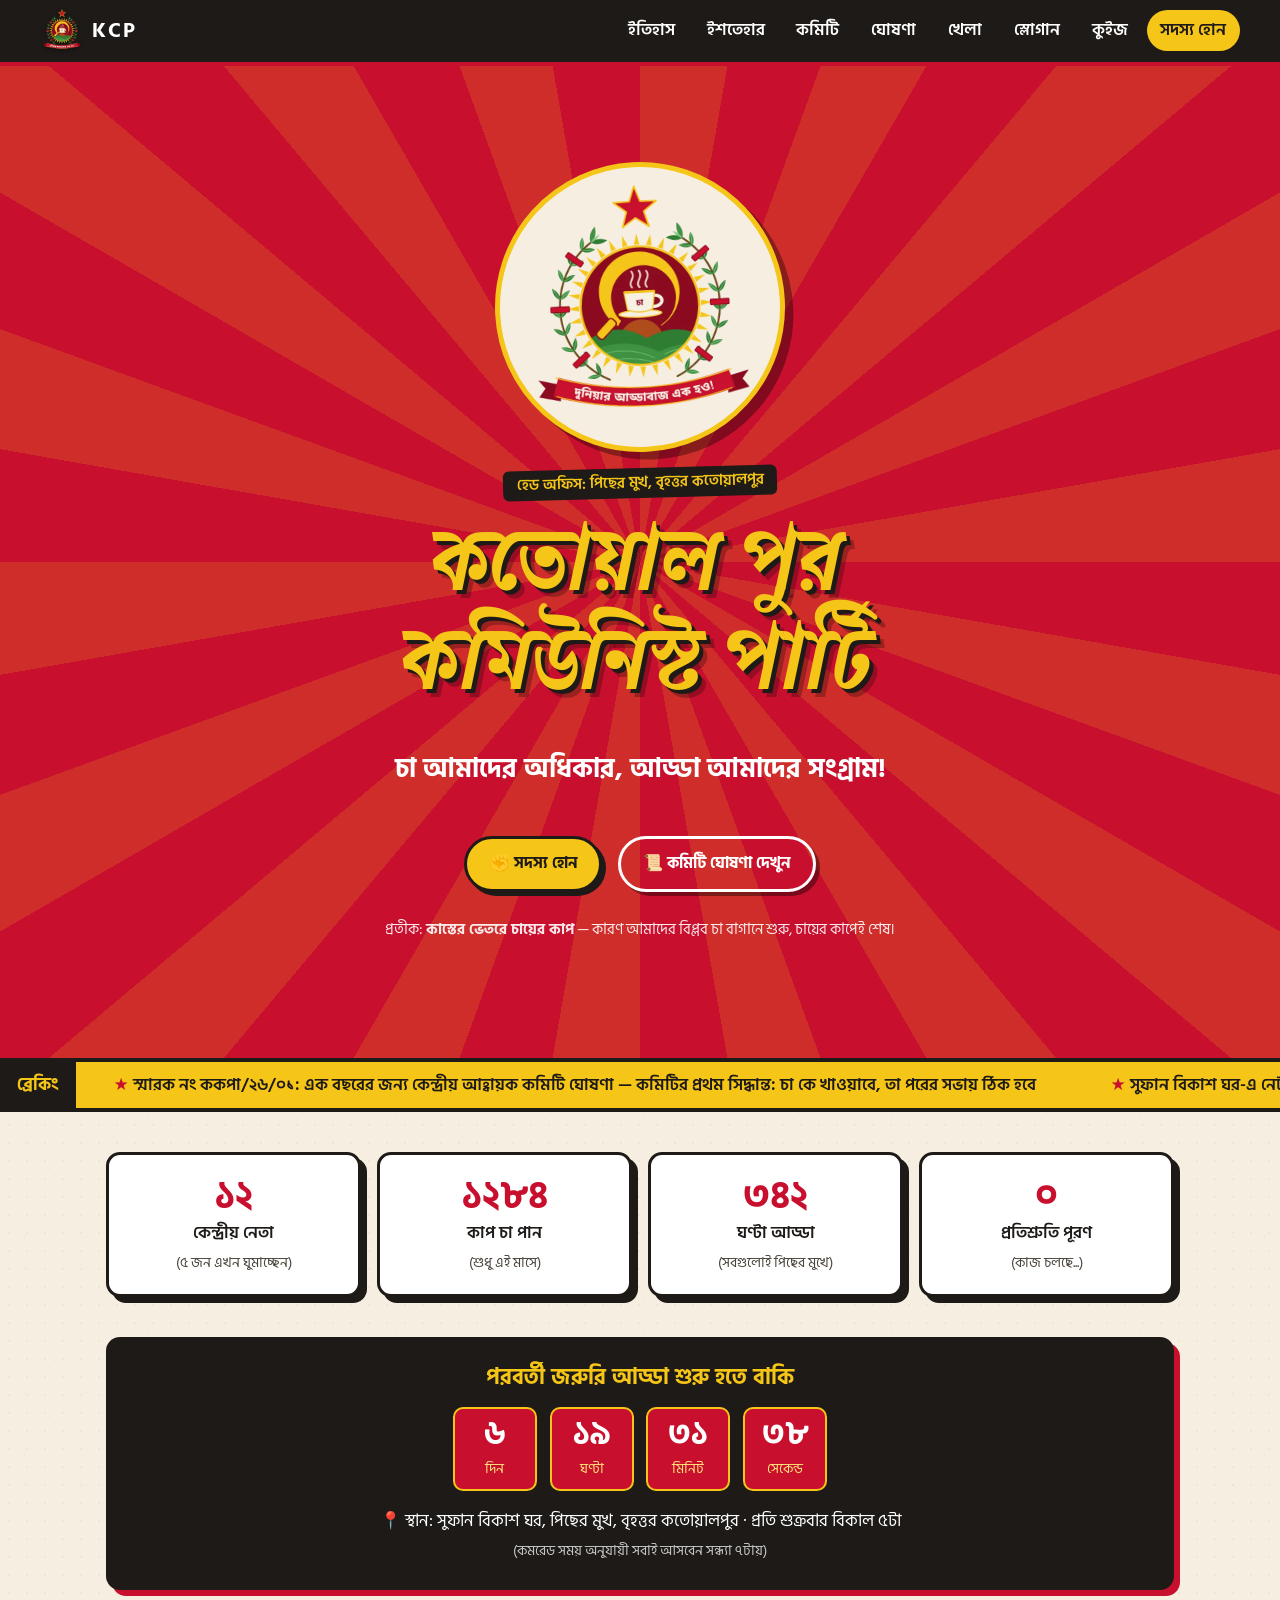
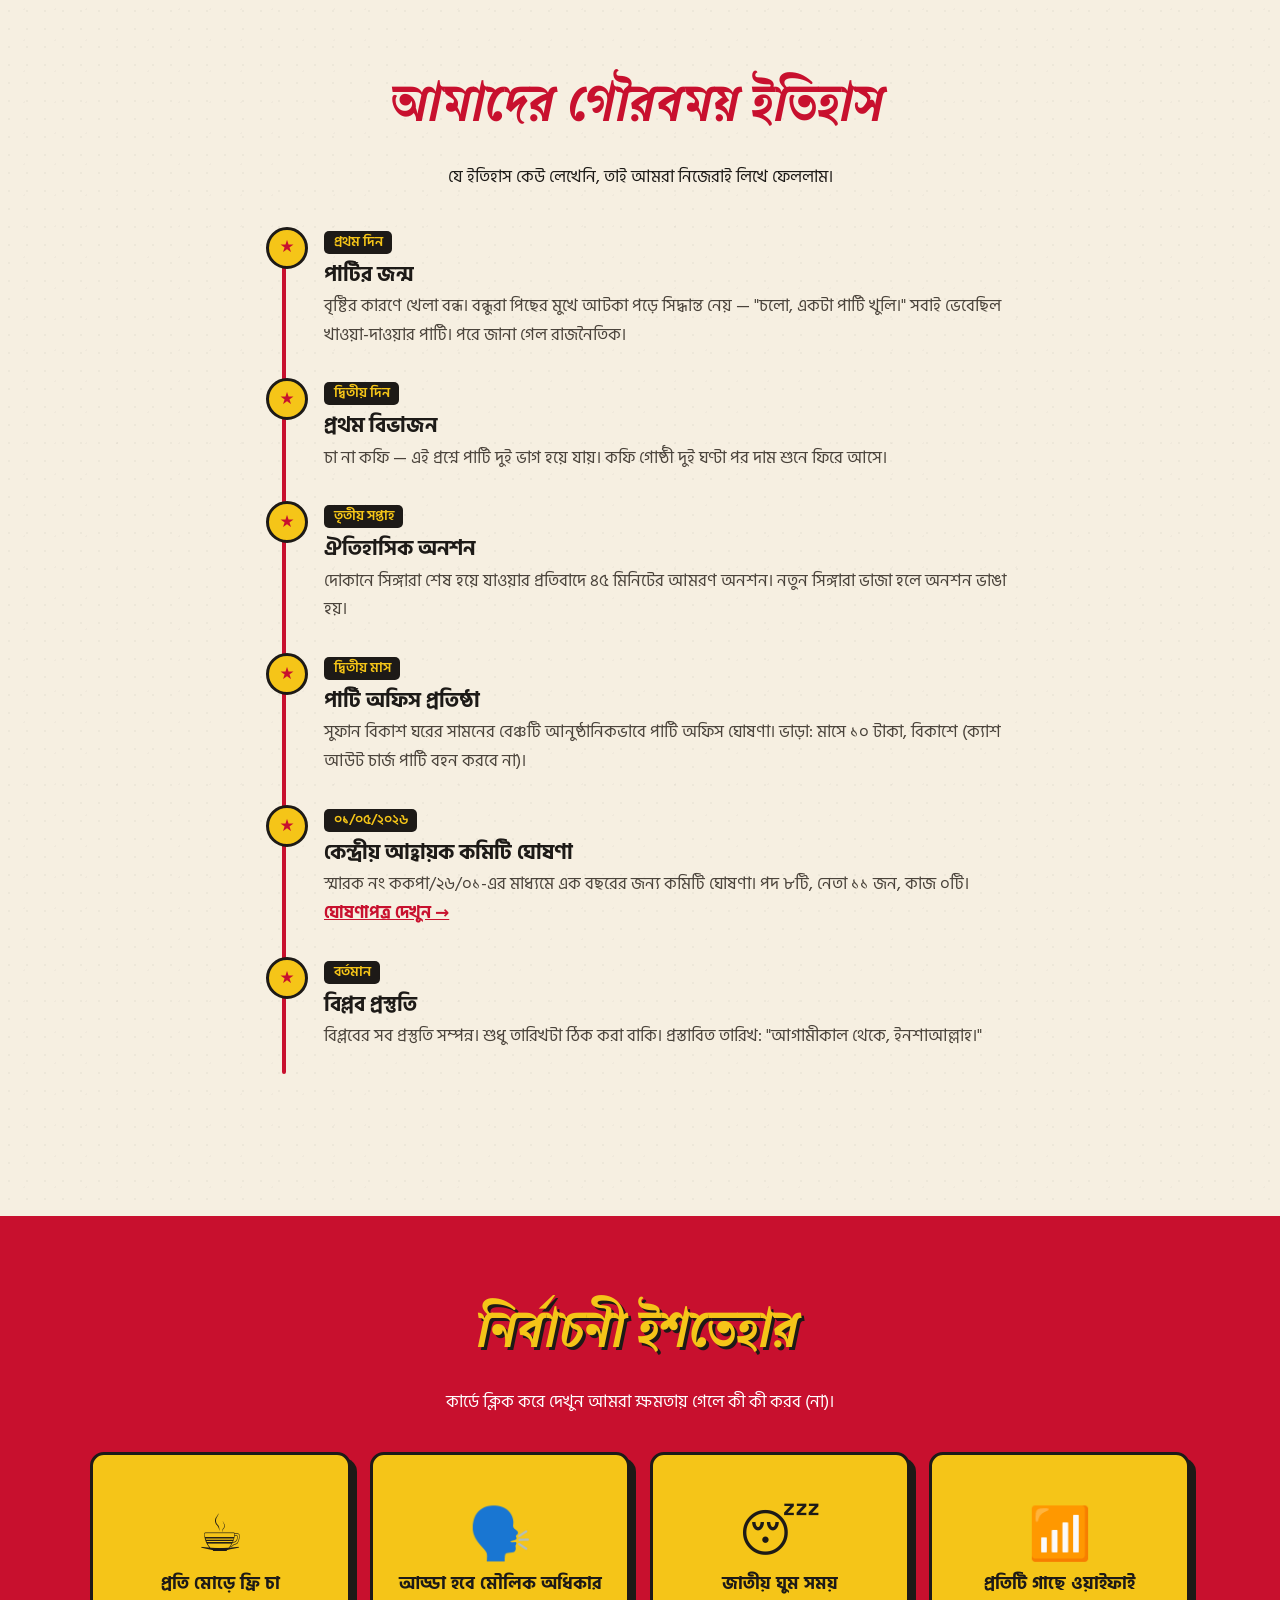
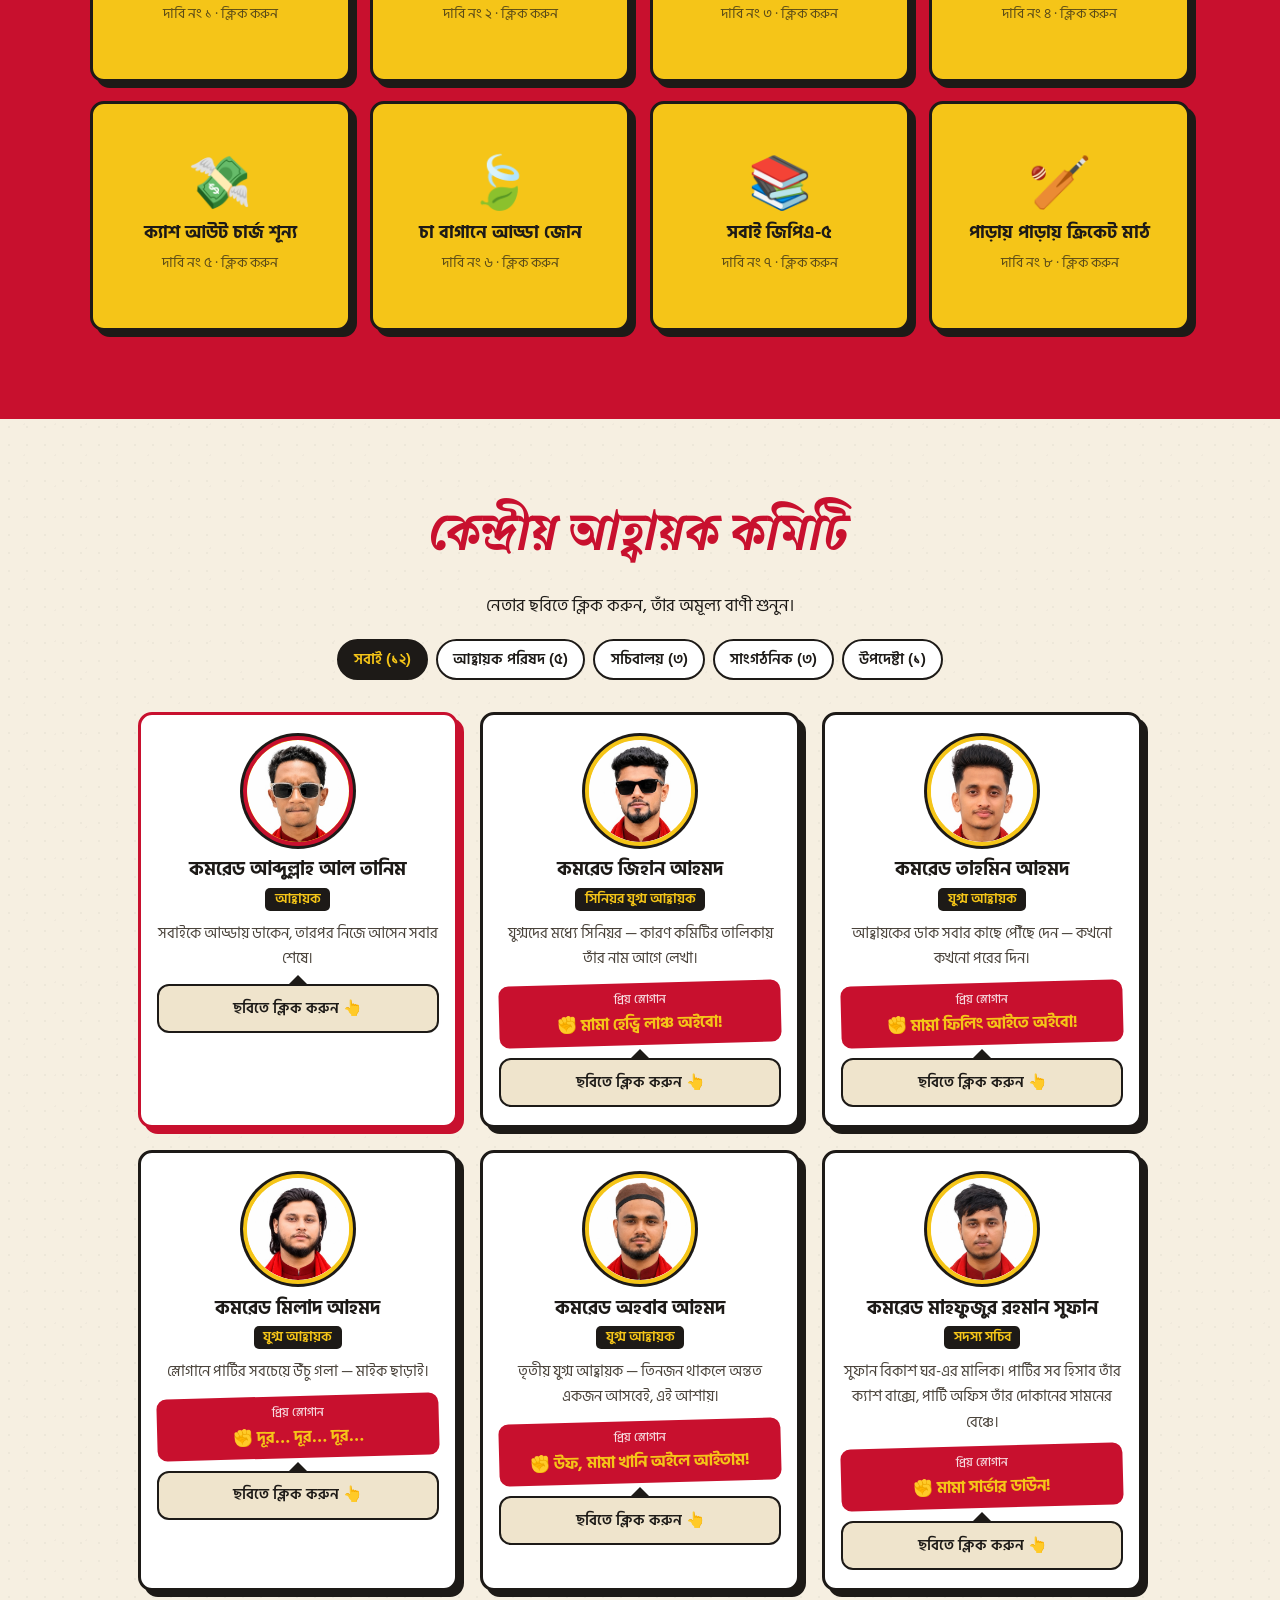
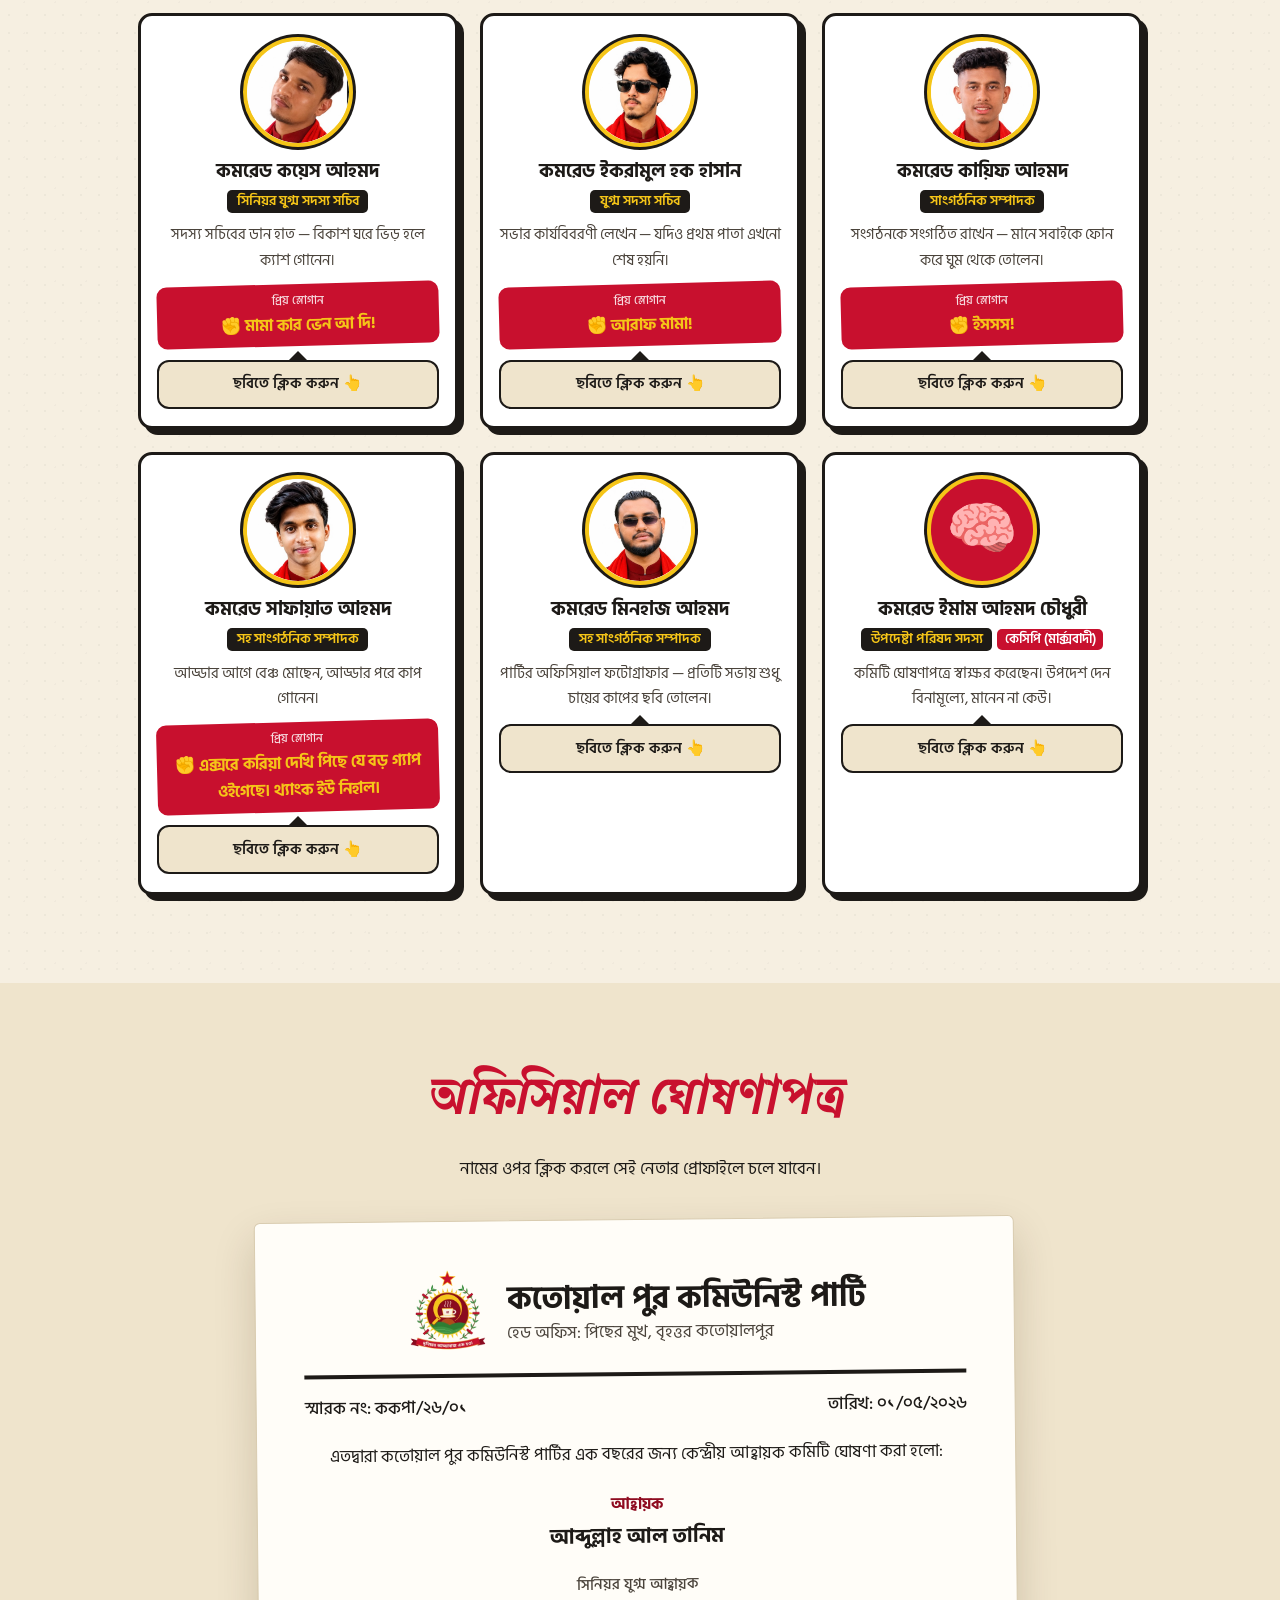
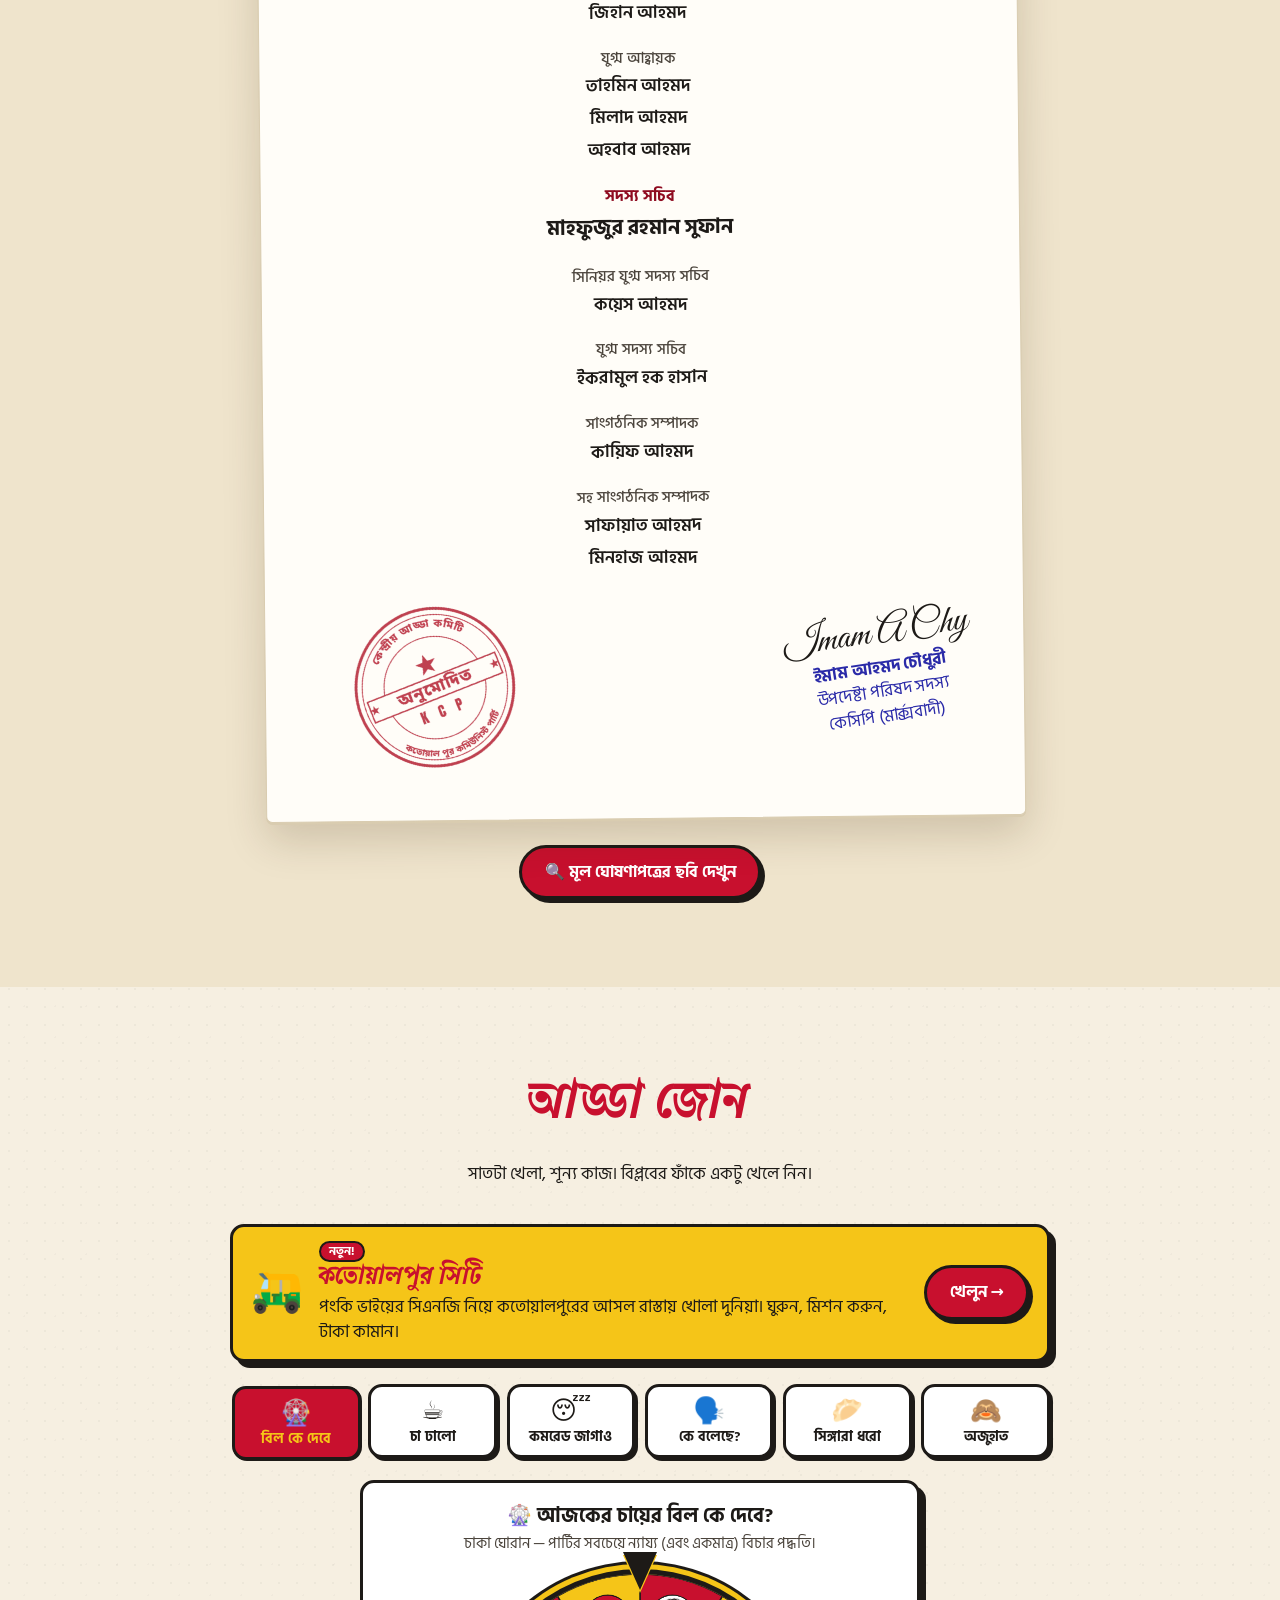
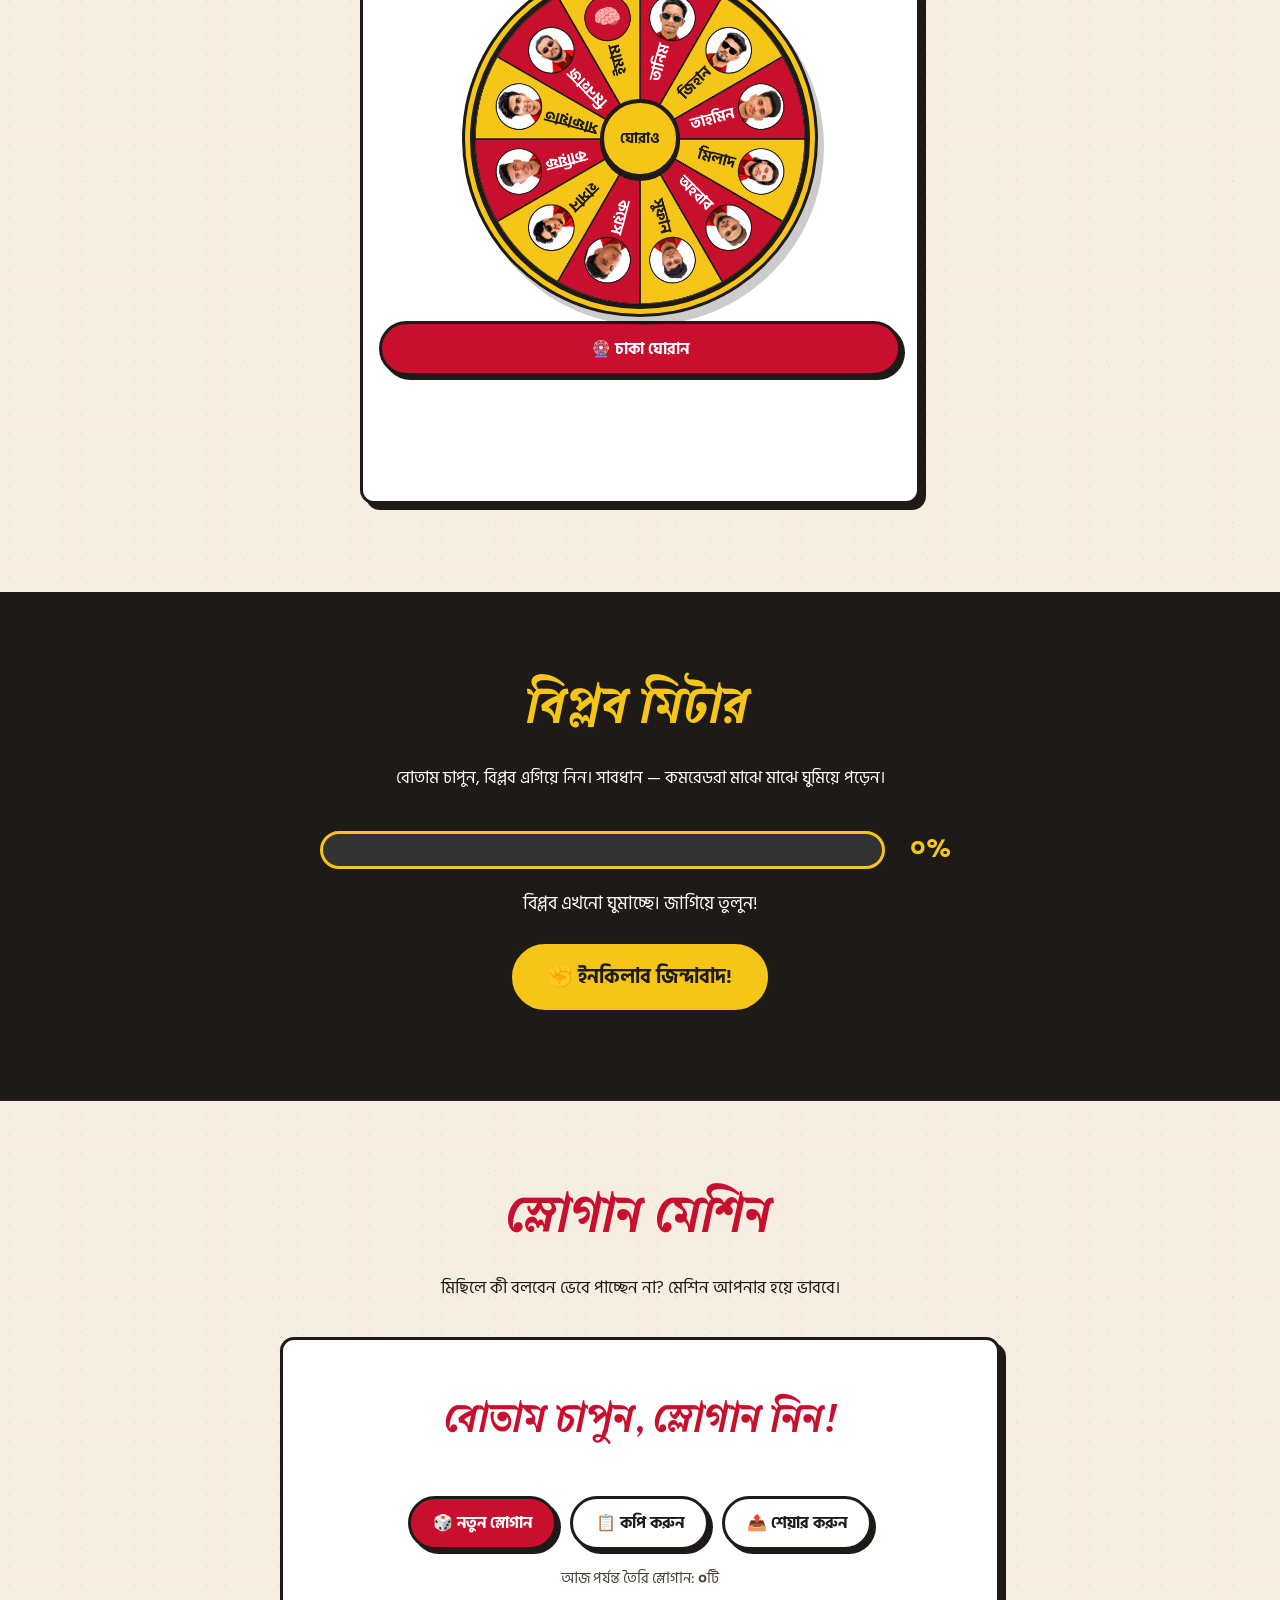
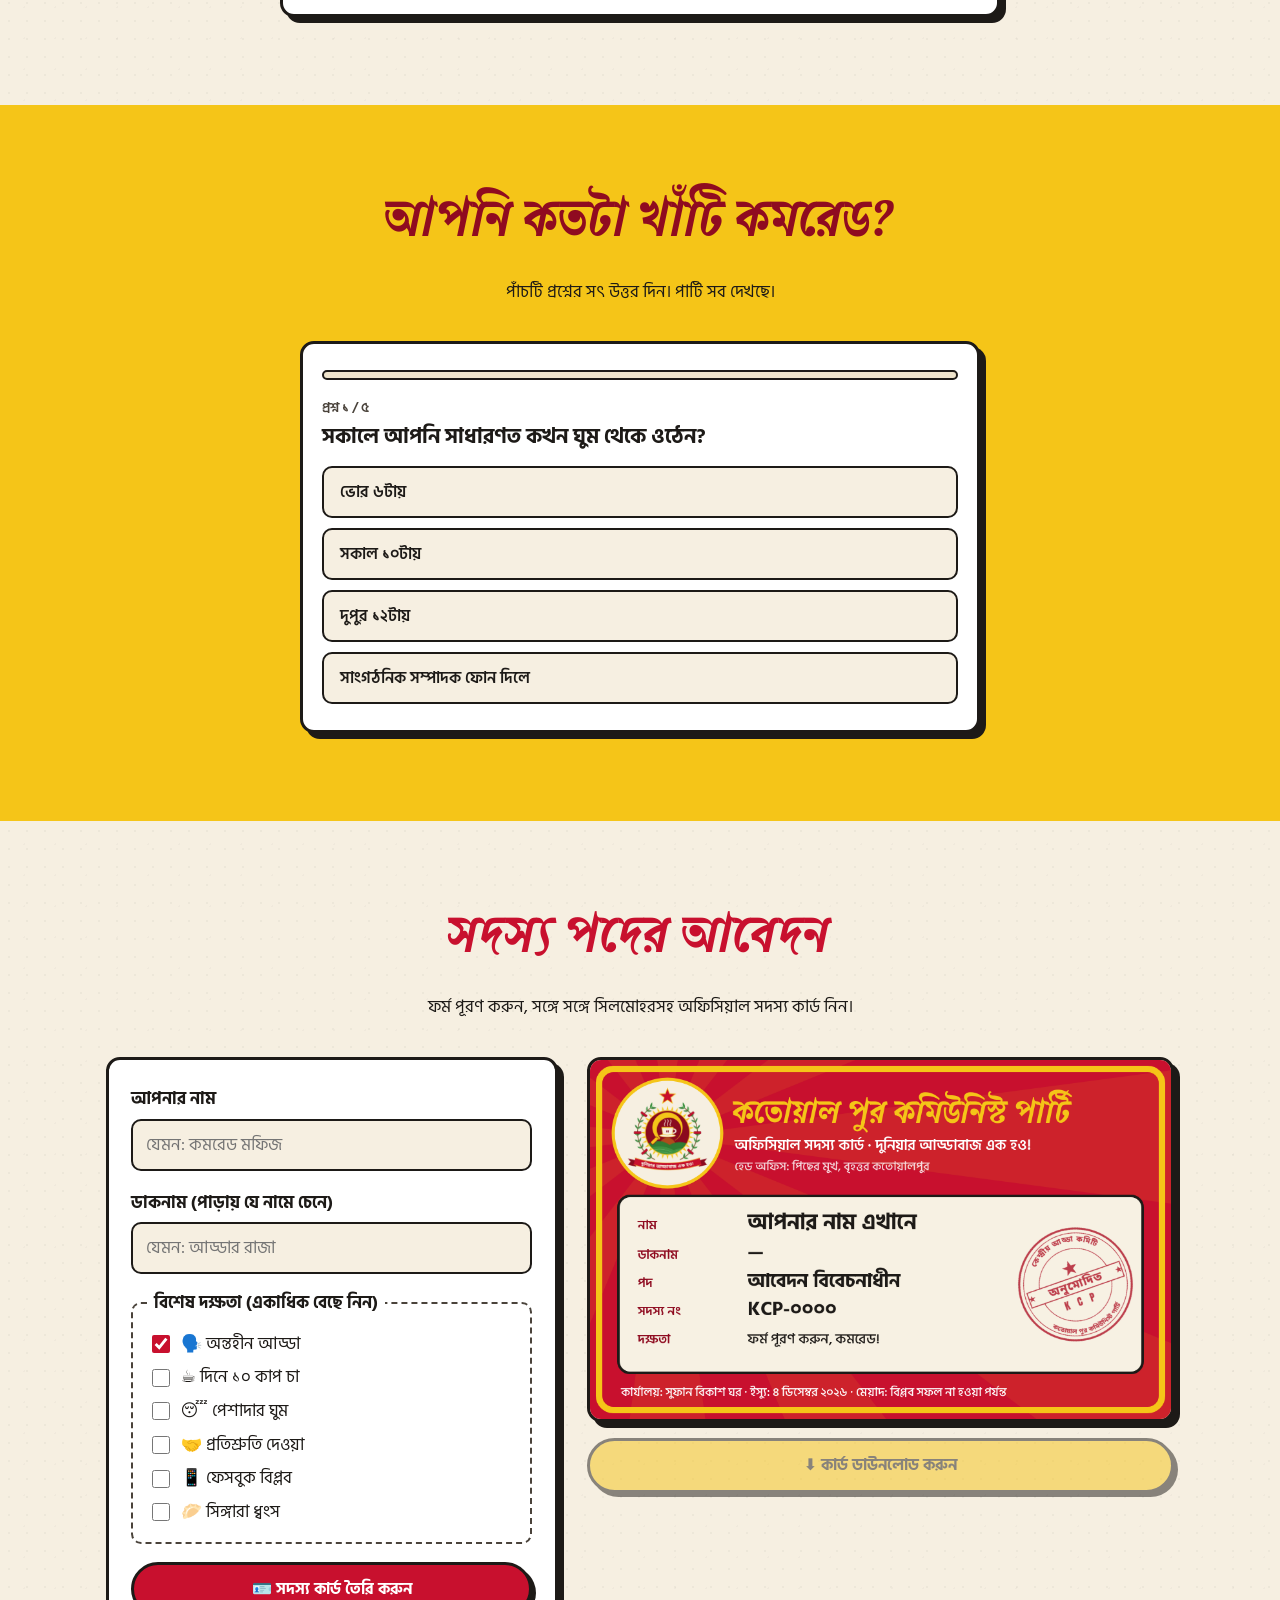
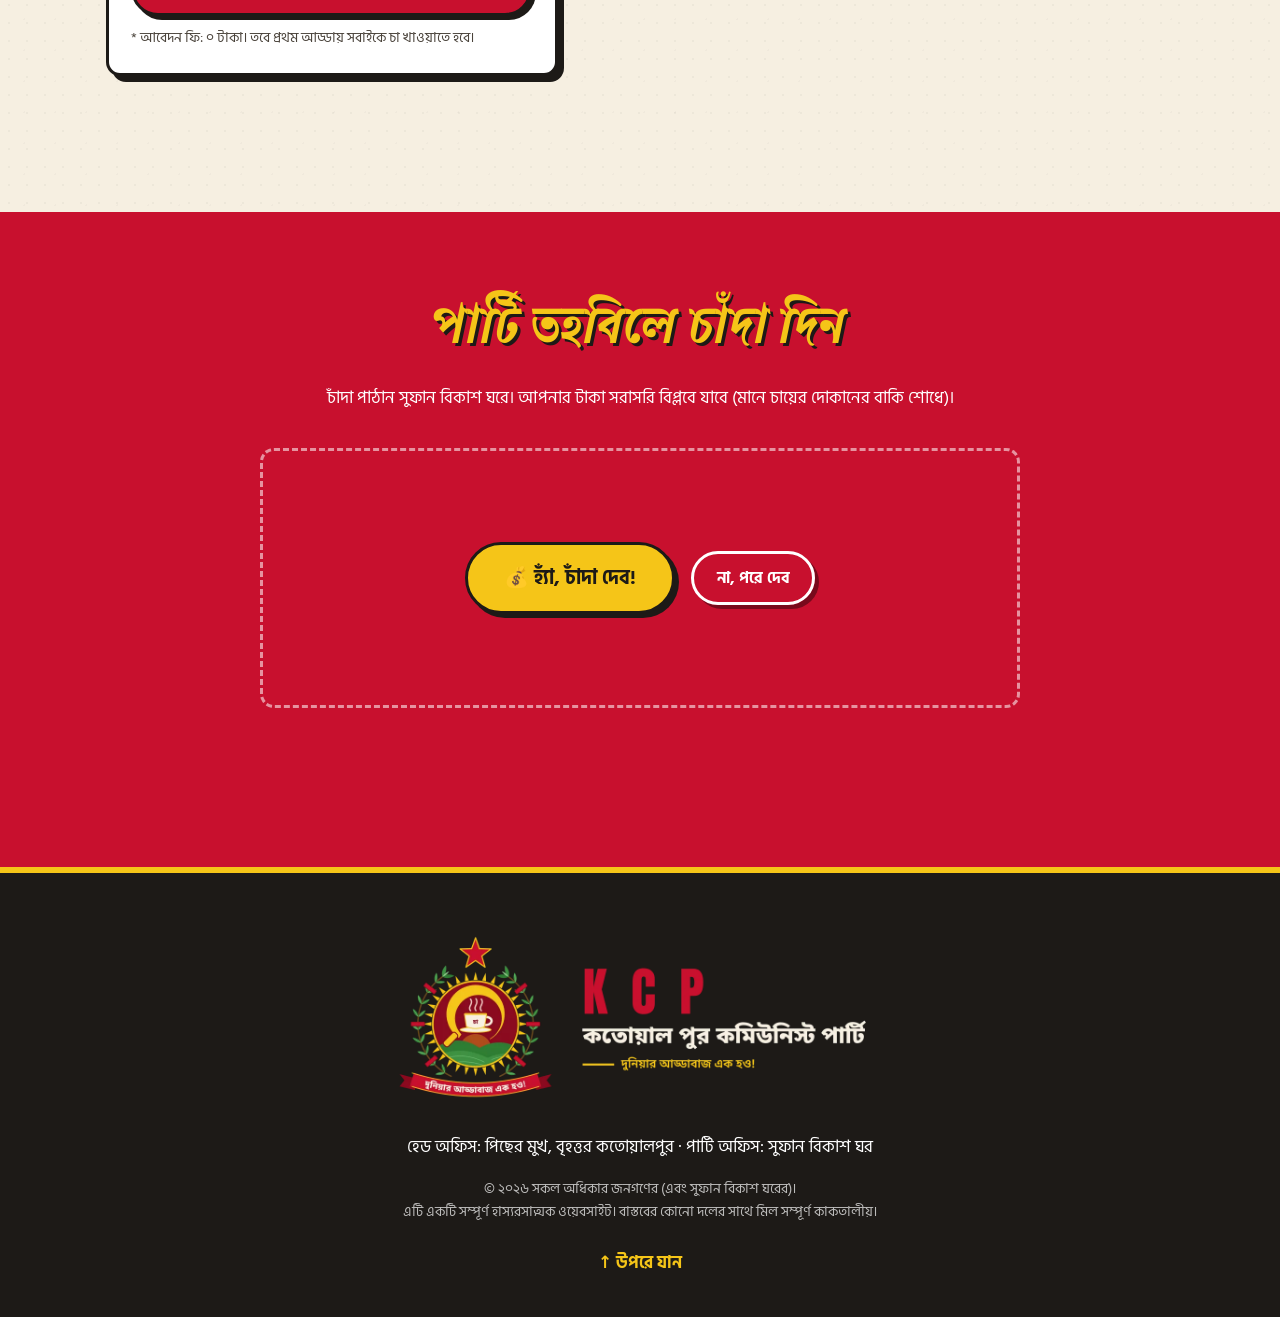
<file: index.html>
<!doctype html>
<html lang="bn">
<head>
  <meta charset="utf-8">
  <meta name="viewport" content="width=device-width, initial-scale=1, viewport-fit=cover">
  <meta name="theme-color" content="#1d1a17">
  <title>কতোয়াল পুর কমিউনিস্ট পার্টি (KCP)</title>
  <meta name="description" content="কতোয়াল পুর কমিউনিস্ট পার্টি (KCP) — দুনিয়ার আড্ডাবাজ এক হও! হেড অফিস: পিছের মুখ, বৃহত্তর কতোয়ালপুর।">
  <meta property="og:title" content="কতোয়াল পুর কমিউনিস্ট পার্টি (KCP)">
  <meta property="og:description" content="দুনিয়ার আড্ডাবাজ এক হও! চা আমাদের অধিকার, আড্ডা আমাদের সংগ্রাম।">
  <!-- ফেসবুকে শেয়ার করলে এই ছবি দেখাবে -->
  <meta property="og:url" content="https://joinkcp.com/">
  <meta property="og:image" content="https://joinkcp.com/assets/og-card.jpg">
  <meta property="og:image:width" content="1200">
  <meta property="og:image:height" content="630">
  <meta property="og:type" content="website">
  <meta name="twitter:card" content="summary_large_image">
  <link rel="icon" href="favicon.ico" sizes="any">
  <link rel="icon" type="image/png" sizes="32x32" href="favicon-32x32.png">
  <link rel="icon" type="image/png" sizes="16x16" href="favicon-16x16.png">
  <link rel="apple-touch-icon" sizes="180x180" href="apple-touch-icon.png">
  <link rel="manifest" href="site.webmanifest">
  <link rel="preconnect" href="https://fonts.googleapis.com">
  <link rel="preconnect" href="https://fonts.gstatic.com" crossorigin>
  <link href="https://fonts.googleapis.com/css2?family=Galada&family=Great+Vibes&family=Hind+Siliguri:wght@400;500;600;700&display=swap" rel="stylesheet">
  <!-- আপডেটের পর ?v= নম্বর বাড়ান (style.css ও script.js দুটোতেই), তাহলে সবার ব্রাউজারে নতুন ফাইল আসবে -->
  <link rel="stylesheet" href="style.css?v=29">
</head>
<body>

  <!-- ====== নেভিগেশন ====== -->
  <header class="nav" id="top">
    <a href="#home" class="brand">
      <img class="brand-logo" src="assets/logo/seal-256.webp" alt="" width="44" height="44">
      <span>KCP</span>
    </a>
    <button class="nav-toggle" id="navToggle" aria-label="মেনু খুলুন" aria-expanded="false">☰</button>
    <nav class="nav-links" id="navLinks">
      <a href="#history">ইতিহাস</a>
      <a href="#manifesto">ইশতেহার</a>
      <a href="#leaders">কমিটি</a>
      <a href="#notice">ঘোষণা</a>
      <a href="#games">খেলা</a>
      <a href="#slogan">স্লোগান</a>
      <a href="#quiz">কুইজ</a>
      <a href="#join" class="nav-cta">সদস্য হোন</a>
    </nav>
  </header>

  <main>

    <!-- ====== হিরো ====== -->
    <section class="hero" id="home">
      <div class="hero-rays" aria-hidden="true"></div>
      <div class="hero-inner">
        <button class="hero-badge" id="heroLogo" type="button" aria-label="পার্টির প্রতীক — ক্লিক করুন">
          <img src="assets/logo/seal-600.webp" alt="কতোয়াল পুর কমিউনিস্ট পার্টির প্রতীক: কাস্তের ভেতরে চায়ের কাপ, তারা ও চা বাগান" width="600" height="600">
        </button>
        <p class="hero-kicker">হেড অফিস: পিছের মুখ, বৃহত্তর কতোয়ালপুর</p>
        <h1>কতোয়াল পুর<br>কমিউনিস্ট পার্টি</h1>
        <p class="hero-slogan"><span id="sloganRotator">দুনিয়ার আড্ডাবাজ এক হও!</span></p>
        <div class="hero-actions">
          <a href="#join" class="btn btn-yellow">✊ সদস্য হোন</a>
          <a href="#notice" class="btn btn-outline">📜 কমিটি ঘোষণা দেখুন</a>
        </div>
        <p class="hero-note">প্রতীক: <b>কাস্তের ভেতরে চায়ের কাপ</b> — কারণ আমাদের বিপ্লব চা বাগানে শুরু, চায়ের কাপেই শেষ।</p>
      </div>
    </section>

    <!-- ====== ব্রেকিং নিউজ ====== -->
    <div class="ticker" aria-label="সর্বশেষ খবর">
      <span class="ticker-label">ব্রেকিং</span>
      <div class="ticker-track">
        <div class="ticker-content" id="tickerContent"></div>
      </div>
    </div>

    <!-- ====== পরিসংখ্যান ====== -->
    <section class="stats">
      <div class="stat">
        <span class="stat-num" data-count="12">০</span>
        <span class="stat-label">কেন্দ্রীয় নেতা<br><small>(৫ জন এখন ঘুমাচ্ছেন)</small></span>
      </div>
      <div class="stat">
        <span class="stat-num" data-count="1284">০</span>
        <span class="stat-label">কাপ চা পান<br><small>(শুধু এই মাসে)</small></span>
      </div>
      <div class="stat">
        <span class="stat-num" data-count="342">০</span>
        <span class="stat-label">ঘণ্টা আড্ডা<br><small>(সবগুলোই পিছের মুখে)</small></span>
      </div>
      <div class="stat">
        <span class="stat-num" data-count="0">০</span>
        <span class="stat-label">প্রতিশ্রুতি পূরণ<br><small>(কাজ চলছে...)</small></span>
      </div>
    </section>

    <!-- ====== পরবর্তী সভা ====== -->
    <section class="meeting">
      <div class="meeting-box">
        <h2>পরবর্তী জরুরি আড্ডা শুরু হতে বাকি</h2>
        <div class="countdown" id="countdown">
          <div><span id="cdD">০</span><small>দিন</small></div>
          <div><span id="cdH">০</span><small>ঘণ্টা</small></div>
          <div><span id="cdM">০</span><small>মিনিট</small></div>
          <div><span id="cdS">০</span><small>সেকেন্ড</small></div>
        </div>
        <p>📍 স্থান: সুফান বিকাশ ঘর, পিছের মুখ, বৃহত্তর কতোয়ালপুর · প্রতি শুক্রবার বিকাল ৫টা<br>
          <small>(কমরেড সময় অনুযায়ী সবাই আসবেন সন্ধ্যা ৭টায়)</small></p>
      </div>
    </section>

    <!-- ====== ইতিহাস ====== -->
    <section class="section" id="history">
      <h2 class="section-title">আমাদের গৌরবময় ইতিহাস</h2>
      <p class="section-sub">যে ইতিহাস কেউ লেখেনি, তাই আমরা নিজেরাই লিখে ফেললাম।</p>
      <ol class="timeline">
        <li>
          <span class="tl-year">প্রথম দিন</span>
          <h3>পার্টির জন্ম</h3>
          <p>বৃষ্টির কারণে খেলা বন্ধ। বন্ধুরা পিছের মুখে আটকা পড়ে সিদ্ধান্ত নেয় — "চলো, একটা পার্টি খুলি।" সবাই ভেবেছিল খাওয়া-দাওয়ার পার্টি। পরে জানা গেল রাজনৈতিক।</p>
        </li>
        <li>
          <span class="tl-year">দ্বিতীয় দিন</span>
          <h3>প্রথম বিভাজন</h3>
          <p>চা না কফি — এই প্রশ্নে পার্টি দুই ভাগ হয়ে যায়। কফি গোষ্ঠী দুই ঘণ্টা পর দাম শুনে ফিরে আসে।</p>
        </li>
        <li>
          <span class="tl-year">তৃতীয় সপ্তাহ</span>
          <h3>ঐতিহাসিক অনশন</h3>
          <p>দোকানে সিঙ্গারা শেষ হয়ে যাওয়ার প্রতিবাদে ৪৫ মিনিটের আমরণ অনশন। নতুন সিঙ্গারা ভাজা হলে অনশন ভাঙা হয়।</p>
        </li>
        <li>
          <span class="tl-year">দ্বিতীয় মাস</span>
          <h3>পার্টি অফিস প্রতিষ্ঠা</h3>
          <p>সুফান বিকাশ ঘরের সামনের বেঞ্চটি আনুষ্ঠানিকভাবে পার্টি অফিস ঘোষণা। ভাড়া: মাসে ১০ টাকা, বিকাশে (ক্যাশ আউট চার্জ পার্টি বহন করবে না)।</p>
        </li>
        <li>
          <span class="tl-year">০১/০৫/২০২৬</span>
          <h3>কেন্দ্রীয় আহ্বায়ক কমিটি ঘোষণা</h3>
          <p>স্মারক নং ককপা/২৬/০১-এর মাধ্যমে এক বছরের জন্য কমিটি ঘোষণা। পদ ৮টি, নেতা ১১ জন, কাজ ০টি। <a href="#notice">ঘোষণাপত্র দেখুন →</a></p>
        </li>
        <li>
          <span class="tl-year">বর্তমান</span>
          <h3>বিপ্লব প্রস্তুতি</h3>
          <p>বিপ্লবের সব প্রস্তুতি সম্পন্ন। শুধু তারিখটা ঠিক করা বাকি। প্রস্তাবিত তারিখ: "আগামীকাল থেকে, ইনশাআল্লাহ।"</p>
        </li>
      </ol>
    </section>

    <!-- ====== ইশতেহার ====== -->
    <section class="section section-red" id="manifesto">
      <h2 class="section-title">নির্বাচনী ইশতেহার</h2>
      <p class="section-sub">কার্ডে ক্লিক করে দেখুন আমরা ক্ষমতায় গেলে কী কী করব (না)।</p>
      <div class="cards" id="manifestoCards"></div>
    </section>

    <!-- ====== নেতৃবৃন্দ ====== -->
    <section class="section" id="leaders">
      <h2 class="section-title">কেন্দ্রীয় আহ্বায়ক কমিটি</h2>
      <p class="section-sub">নেতার ছবিতে ক্লিক করুন, তাঁর অমূল্য বাণী শুনুন।</p>
      <div class="filters" id="leaderFilters" role="group" aria-label="কমিটি ছাঁকুন"></div>
      <div class="leaders" id="leadersGrid"></div>
      <div class="carousel-ctrl" id="leaderCtrl">
        <button type="button" id="leaderPrev" aria-label="আগের কমরেড">‹</button>
        <span id="leaderPos" aria-live="polite">১ / ১২</span>
        <button type="button" id="leaderNext" aria-label="পরের কমরেড">›</button>
      </div>
      <p class="swipe-hint">👉 ডানে-বামে সোয়াইপ করুন</p>
    </section>

    <!-- ====== অফিসিয়াল ঘোষণাপত্র ====== -->
    <section class="section section-paper" id="notice">
      <h2 class="section-title">অফিসিয়াল ঘোষণাপত্র</h2>
      <p class="section-sub">নামের ওপর ক্লিক করলে সেই নেতার প্রোফাইলে চলে যাবেন।</p>
      <article class="letter">
        <header class="letter-head">
          <img src="assets/logo/seal-256.webp" alt="" width="90" height="90">
          <div>
            <h3>কতোয়াল পুর কমিউনিস্ট পার্টি</h3>
            <p>হেড অফিস: পিছের মুখ, বৃহত্তর কতোয়ালপুর</p>
          </div>
        </header>
        <div class="letter-meta">
          <span>স্মারক নং: ককপা/২৬/০১</span>
          <span>তারিখ: ০১/০৫/২০২৬</span>
        </div>
        <p class="letter-body">এতদ্বারা কতোয়াল পুর কমিউনিস্ট পার্টির এক বছরের জন্য কেন্দ্রীয় আহ্বায়ক কমিটি ঘোষণা করা হলো:</p>
        <div class="letter-list" id="noticeList"></div>
        <footer class="letter-sign">
          <img class="letter-stamp" src="assets/logo/stamp-600.webp" alt="পার্টির সিল: অনুমোদিত, কেন্দ্রীয় আড্ডা কমিটি" width="600" height="600">
          <div class="sig">
            <span class="sig-script">Imam A Chy</span>
            <a href="#m-imam"><b>ইমাম আহমদ চৌধুরী</b></a>
            উপদেষ্টা পরিষদ সদস্য<br>কেসিপি (মার্ক্সবাদী)
          </div>
        </footer>
      </article>
      <button class="btn btn-red" type="button" id="openNotice">🔍 মূল ঘোষণাপত্রের ছবি দেখুন</button>
    </section>

    <!-- ====== আড্ডা জোন (খেলা) ====== -->
    <section class="section" id="games">
      <h2 class="section-title">আড্ডা জোন</h2>
      <p class="section-sub">সাতটা খেলা, শূন্য কাজ। বিপ্লবের ফাঁকে একটু খেলে নিন।</p>
      <a class="sim-promo" href="sim3d/">
        <span class="sim-promo-icon" aria-hidden="true">🛺</span>
        <span class="sim-promo-text">
          <span class="sim-promo-tag">নতুন!</span>
          <strong>কতোয়ালপুর সিটি</strong>
          <span>পংকি ভাইয়ের সিএনজি নিয়ে কতোয়ালপুরের আসল রাস্তায় খোলা দুনিয়া। ঘুরুন, মিশন করুন, টাকা কামান।</span>
        </span>
        <span class="btn btn-red sim-promo-go">খেলুন →</span>
      </a>
      <div class="game-tabs" id="gameTabs" role="tablist" aria-label="খেলা বেছে নিন">
        <button type="button" role="tab" data-game="wheel"><span>🎡</span>বিল কে দেবে</button>
        <button type="button" role="tab" data-game="tea"><span>☕</span>চা ঢালো</button>
        <button type="button" role="tab" data-game="wake"><span>😴</span>কমরেড জাগাও</button>
        <button type="button" role="tab" data-game="who"><span>🗣️</span>কে বলেছে?</button>
        <button type="button" role="tab" data-game="catch"><span>🥟</span>সিঙ্গারা ধরো</button>
        <button type="button" role="tab" data-game="excuse"><span>🙈</span>অজুহাত</button>
      </div>
      <div class="games">

        <article class="game" role="tabpanel" data-game="wheel">
          <h3>🎡 আজকের চায়ের বিল কে দেবে?</h3>
          <p class="game-sub">চাকা ঘোরান — পার্টির সবচেয়ে ন্যায্য (এবং একমাত্র) বিচার পদ্ধতি।</p>
          <div class="wheel-wrap">
            <div class="wheel-pointer" aria-hidden="true"></div>
            <canvas id="wheel" width="640" height="640" aria-label="কমরেডদের ছবি ও নামসহ ঘূর্ণি চাকা"></canvas>
            <button class="wheel-hub" id="wheelHub" type="button" aria-label="চাকা ঘোরান">ঘোরাও</button>
          </div>
          <button class="btn btn-red btn-block" id="wheelBtn" type="button">🎡 চাকা ঘোরান</button>
          <div class="wheel-result" id="wheelResult" aria-live="polite"></div>
        </article>

        <article class="game" role="tabpanel" data-game="tea">
          <h3>☕ চা ঢালো চ্যালেঞ্জ</h3>
          <p class="game-sub">বোতাম চেপে ধরে রাখুন, লাল দাগ পর্যন্ত চা উঠলে ছেড়ে দিন। উপচে পড়লে বিল আপনার।</p>
          <div class="tea-stage" id="teaStage">
            <div class="kettle" aria-hidden="true">🫖</div>
            <div class="stream" aria-hidden="true"></div>
            <div class="cup-wrap" id="cupWrap">
              <div class="cup"><div class="tea" id="teaFill"></div></div>
              <div class="tea-line" id="teaLine"><span>এই পর্যন্ত</span></div>
              <div class="steam" aria-hidden="true">♨️</div>
            </div>
            <div class="puddle" aria-hidden="true"></div>
          </div>
          <p class="tea-msg" id="teaMsg" aria-live="polite">প্রস্তুত? বোতাম চেপে ধরে রাখুন!</p>
          <button class="btn btn-yellow btn-block hold-btn" id="teaBtn" type="button">👆 চেপে ধরে চা ঢালুন</button>
          <p class="tea-best">আপনার সেরা স্কোর: <b id="teaBest">০</b> / ১০০</p>
        </article>

        <article class="game" role="tabpanel" data-game="excuse">
          <h3>🙈 আড্ডায় না আসার অজুহাত মেশিন</h3>
          <p class="game-sub">আহ্বায়ক ফোন দিচ্ছেন? চিন্তা নেই, মেশিন আপনার হয়ে অজুহাত বানাবে।</p>
          <div class="excuse-out" id="excuseOut"><p>বোতাম চাপুন, অজুহাত নিন!</p></div>
          <div class="slogan-actions">
            <button class="btn btn-red" id="excuseBtn" type="button">🎲 নতুন অজুহাত</button>
            <button class="btn btn-outline-dark" id="excuseShare" type="button">📤 গ্রুপে পাঠান</button>
          </div>
        </article>

        <article class="game" role="tabpanel" data-game="wake">
          <h3>😴 ঘুমন্ত কমরেড জাগাও</h3>
          <p class="game-sub">সাংগঠনিক সম্পাদকের দায়িত্ব এখন আপনার! কমরেড ঘুম ঘুম চোখে উঁকি দিলেই ট্যাপ করুন। সাবধান — 🧾 বিলে চাপলে ২ পয়েন্ট কাটা।</p>
          <div class="game-hud"><span>⏱️ <b id="wakeTime">৩০</b> সে.</span><span>⭐ <b id="wakeScore">০</b></span><span>🏆 <b id="wakeBest">০</b></span></div>
          <div class="mole-grid" id="moleGrid"></div>
          <p class="tea-msg" id="wakeMsg" aria-live="polite">৩০ সেকেন্ডে কতজনকে জাগাতে পারবেন?</p>
          <button class="btn btn-red btn-block" id="wakeBtn" type="button">▶️ শুরু করুন</button>
        </article>

        <article class="game" role="tabpanel" data-game="who">
          <h3>🗣️ কে বলেছে?</h3>
          <p class="game-sub">বাণী পড়ুন, ঠিক কমরেডকে ধরুন। পিছের মুখের আসল লোক হলে ৮-এ ৮ পাবেন।</p>
          <div class="game-hud"><span>প্রশ্ন <b id="whoQ">১</b>/৮</span><span>⭐ <b id="whoScore">০</b></span><span>🏆 <b id="whoBest">০</b></span></div>
          <blockquote class="who-quote" id="whoQuote"></blockquote>
          <div class="who-options" id="whoOptions"></div>
          <p class="tea-msg" id="whoMsg" aria-live="polite"></p>
        </article>

        <article class="game" role="tabpanel" data-game="catch">
          <h3>🥟 সিঙ্গারা ধরো</h3>
          <p class="game-sub">আঙুল দিয়ে ঝুড়ি ডানে-বামে টানুন (কম্পিউটারে ← → চাবি)। 🥟 +১, ☕ +২, 🧾 বিল −৩!</p>
          <div class="game-hud"><span>⏱️ <b id="catchTime">৩০</b> সে.</span><span>⭐ <b id="catchScore">০</b></span><span>🏆 <b id="catchBest">০</b></span></div>
          <div class="catch-wrap">
            <canvas id="catchCanvas" width="360" height="440" aria-label="সিঙ্গারা ধরার খেলা"></canvas>
            <button class="btn btn-red btn-big catch-start" id="catchBtn" type="button">▶️ শুরু করুন</button>
          </div>
          <p class="tea-msg" id="catchMsg" aria-live="polite">৩০ সেকেন্ডে যত পারেন ধরুন!</p>
        </article>

      </div>
    </section>

    <!-- ====== বিপ্লব মিটার ====== -->
    <section class="section section-dark" id="revolution">
      <h2 class="section-title">বিপ্লব মিটার</h2>
      <p class="section-sub">বোতাম চাপুন, বিপ্লব এগিয়ে নিন। সাবধান — কমরেডরা মাঝে মাঝে ঘুমিয়ে পড়েন।</p>
      <div class="meter">
        <div class="meter-bar"><div class="meter-fill" id="meterFill"></div></div>
        <div class="meter-pct" id="meterPct">০%</div>
      </div>
      <p class="meter-msg" id="meterMsg">বিপ্লব এখনো ঘুমাচ্ছে। জাগিয়ে তুলুন!</p>
      <button class="btn btn-yellow btn-big" id="revBtn">✊ ইনকিলাব জিন্দাবাদ!</button>
    </section>

    <!-- ====== স্লোগান জেনারেটর ====== -->
    <section class="section" id="slogan">
      <h2 class="section-title">স্লোগান মেশিন</h2>
      <p class="section-sub">মিছিলে কী বলবেন ভেবে পাচ্ছেন না? মেশিন আপনার হয়ে ভাববে।</p>
      <div class="slogan-box">
        <p class="slogan-out" id="sloganOut">বোতাম চাপুন, স্লোগান নিন!</p>
        <div class="slogan-actions">
          <button class="btn btn-red" id="sloganBtn">🎲 নতুন স্লোগান</button>
          <button class="btn btn-outline-dark" id="sloganCopy">📋 কপি করুন</button>
          <button class="btn btn-outline-dark" id="sloganShare">📤 শেয়ার করুন</button>
        </div>
        <p class="slogan-count">আজ পর্যন্ত তৈরি স্লোগান: <b id="sloganCount">০</b>টি</p>
      </div>
    </section>

    <!-- ====== কুইজ ====== -->
    <section class="section section-yellow" id="quiz">
      <h2 class="section-title">আপনি কতটা খাঁটি কমরেড?</h2>
      <p class="section-sub">পাঁচটি প্রশ্নের সৎ উত্তর দিন। পার্টি সব দেখছে।</p>
      <div class="quiz" id="quizBox"></div>
    </section>

    <!-- ====== সদস্য কার্ড ====== -->
    <section class="section" id="join">
      <h2 class="section-title">সদস্য পদের আবেদন</h2>
      <p class="section-sub">ফর্ম পূরণ করুন, সঙ্গে সঙ্গে সিলমোহরসহ অফিসিয়াল সদস্য কার্ড নিন।</p>
      <div class="join-wrap">
        <form class="join-form" id="joinForm" autocomplete="off">
          <label for="jName">আপনার নাম</label>
          <input id="jName" type="text" maxlength="28" placeholder="যেমন: কমরেড মফিজ" required>

          <label for="jNick">ডাকনাম (পাড়ায় যে নামে চেনে)</label>
          <input id="jNick" type="text" maxlength="20" placeholder="যেমন: আড্ডার রাজা">

          <fieldset>
            <legend>বিশেষ দক্ষতা (একাধিক বেছে নিন)</legend>
            <label class="chk"><input type="checkbox" value="অন্তহীন আড্ডা" checked> 🗣️ অন্তহীন আড্ডা</label>
            <label class="chk"><input type="checkbox" value="দিনে ১০ কাপ চা"> ☕ দিনে ১০ কাপ চা</label>
            <label class="chk"><input type="checkbox" value="পেশাদার ঘুম"> 😴 পেশাদার ঘুম</label>
            <label class="chk"><input type="checkbox" value="প্রতিশ্রুতি দেওয়া"> 🤝 প্রতিশ্রুতি দেওয়া</label>
            <label class="chk"><input type="checkbox" value="ফেসবুক বিপ্লব"> 📱 ফেসবুক বিপ্লব</label>
            <label class="chk"><input type="checkbox" value="সিঙ্গারা ধ্বংস"> 🥟 সিঙ্গারা ধ্বংস</label>
          </fieldset>

          <button type="submit" class="btn btn-red btn-block">🪪 সদস্য কার্ড তৈরি করুন</button>
          <p class="fine">* আবেদন ফি: ০ টাকা। তবে প্রথম আড্ডায় সবাইকে চা খাওয়াতে হবে।</p>
        </form>

        <div class="card-preview">
          <canvas id="cardCanvas" width="900" height="560" aria-label="সদস্য কার্ড"></canvas>
          <button class="btn btn-yellow btn-block" id="cardDownload" disabled>⬇️ কার্ড ডাউনলোড করুন</button>
        </div>
      </div>
    </section>

    <!-- ====== চাঁদা ====== -->
    <section class="section section-red" id="donate">
      <h2 class="section-title">পার্টি তহবিলে চাঁদা দিন</h2>
      <p class="section-sub">চাঁদা পাঠান সুফান বিকাশ ঘরে। আপনার টাকা সরাসরি বিপ্লবে যাবে (মানে চায়ের দোকানের বাকি শোধে)।</p>
      <div class="donate-arena" id="donateArena">
        <button class="btn btn-yellow btn-big" id="donateYes">💰 হ্যাঁ, চাঁদা দেব!</button>
        <button class="btn btn-outline" id="donateNo">না, পরে দেব</button>
      </div>
      <p class="donate-msg" id="donateMsg"></p>
    </section>

  </main>

  <footer class="footer">
    <img class="footer-banner" src="assets/logo/banner-dark-1200.webp" alt="KCP — কতোয়াল পুর কমিউনিস্ট পার্টি — দুনিয়ার আড্ডাবাজ এক হও!" width="1200" height="420" loading="lazy">
    <p>হেড অফিস: পিছের মুখ, বৃহত্তর কতোয়ালপুর · পার্টি অফিস: সুফান বিকাশ ঘর</p>
    <p class="footer-small">© <span id="year"></span> সকল অধিকার জনগণের (এবং সুফান বিকাশ ঘরের)।<br>
      এটি একটি সম্পূর্ণ হাস্যরসাত্মক ওয়েবসাইট। বাস্তবের কোনো দলের সাথে মিল সম্পূর্ণ কাকতালীয়।</p>
    <a href="#top" class="back-top">↑ উপরে যান</a>
  </footer>

  <!-- মূল ঘোষণাপত্রের ছবি -->
  <dialog class="lightbox" id="lightbox" aria-label="মূল ঘোষণাপত্র">
    <button class="lightbox-close" id="lightboxClose" type="button" aria-label="বন্ধ করুন">✕</button>
    <img src="assets/notice.jpg" alt="কেন্দ্রীয় আহ্বায়ক কমিটি ঘোষণার মূল কপি, স্মারক নং ককপা/২৬/০১" width="1600" height="2000" loading="lazy">
  </dialog>

  <!-- মোবাইলের নিচের মেনু -->
  <nav class="bottom-nav" id="bottomNav" aria-label="দ্রুত যান">
    <a href="#home"><span>🏠</span>হোম</a>
    <a href="#leaders"><span>👥</span>কমিটি</a>
    <a href="#games"><span>🎡</span>খেলা</a>
    <a href="#quiz"><span>❓</span>কুইজ</a>
    <a href="#join"><span>🪪</span>সদস্য</a>
  </nav>

  <div class="toast" id="toast" role="status" aria-live="polite"></div>
  <canvas id="confetti" aria-hidden="true"></canvas>

  <script src="script.js?v=27"></script>
</body>
</html>
</file>
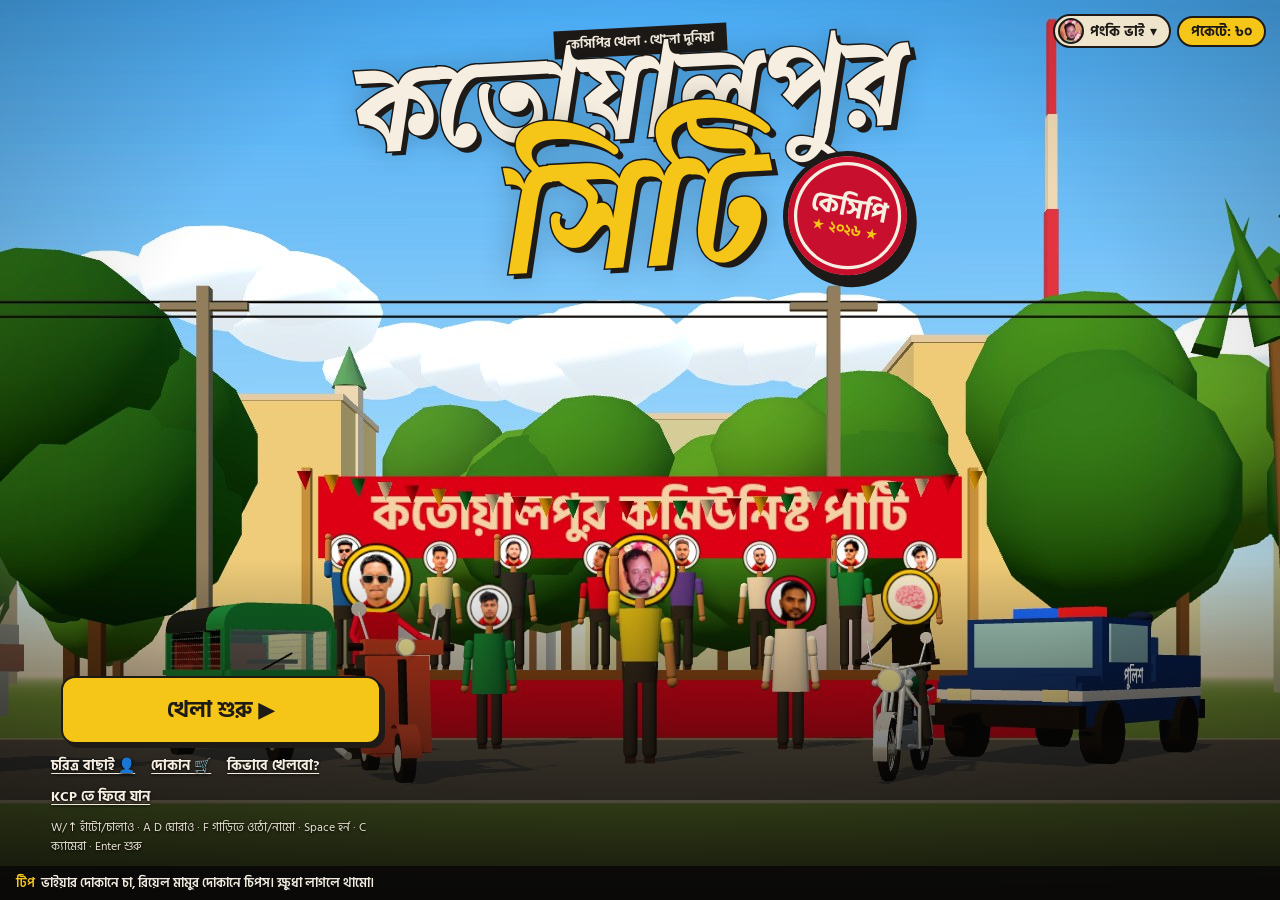
<file: sim/index.html>
<!doctype html>
<html lang="bn">
<head>
<meta charset="utf-8">
<meta name="viewport" content="width=device-width,initial-scale=1">
<title>কতোয়ালপুর সিটি · কতোয়াল পুর কমিউনিস্ট পার্টি</title>
<!-- The 2D game is retired; the game lives on in 3D. This page only keeps old /sim/ links working. -->
<meta name="robots" content="noindex">
<link rel="canonical" href="https://joinkcp.com/sim3d/">
<meta http-equiv="refresh" content="0; url=../sim3d/">
<script>location.replace("../sim3d/" + location.hash);</script>
<style>body { font: 16px/1.6 system-ui, sans-serif; background: #f4ecd8; color: #1d1a17; display: grid; place-items: center; min-height: 100vh; margin: 0; } a { color: #c8102e; }</style>
</head>
<body>
<p>খেলাটা এখন কতোয়ালপুর সিটি। <a href="../sim3d/">খেলতে এখানে চাপ দাও →</a></p>
</body>
</html>
</file>
<file: style.css>
/* ===== কতোয়াল পুর কমিউনিস্ট পার্টি — স্টাইল ===== */
:root {
  --red: #c8102e;
  --red-dark: #8f0b20;
  --yellow: #f5c518;
  --yellow-soft: #ffe27a;
  --paper: #f6efe1;
  --paper-2: #efe4cc;
  --ink: #1d1a17;
  --ink-soft: #4a433b;
  --radius: 14px;
  --shadow: 6px 6px 0 var(--ink);
  --font-display: "Galada", "Hind Siliguri", cursive;
  --font-body: "Hind Siliguri", "Noto Sans Bengali", system-ui, sans-serif;
}

* { box-sizing: border-box; }
html { scroll-behavior: smooth; scroll-padding-top: 72px; }
body {
  margin: 0;
  font-family: var(--font-body);
  font-size: 17px;
  line-height: 1.7;
  color: var(--ink);
  background-color: var(--paper);
  background-image:
    radial-gradient(rgba(0,0,0,.035) 1px, transparent 1px),
    radial-gradient(rgba(0,0,0,.025) 1px, transparent 1px);
  background-size: 18px 18px, 31px 31px;
  background-position: 0 0, 9px 13px;
  overflow-x: hidden;
}
img, svg, canvas { max-width: 100%; }
h1, h2, h3 { line-height: 1.25; margin: 0 0 .4em; }
a { color: inherit; }
button { font-family: inherit; -webkit-tap-highlight-color: transparent; touch-action: manipulation; }
a { -webkit-tap-highlight-color: transparent; }

/* মাউস থাকলেই শুধু হোভার (ফোনে ট্যাপের পর আটকে থাকে) */
@media (hover: hover) {
  .btn:hover { transform: translate(-2px, -2px); box-shadow: 6px 6px 0 var(--ink); }
  .nav-links a:hover { background: rgba(255,255,255,.12); }
  .nav-links .nav-cta:hover { background: var(--yellow-soft); }
  .hero-badge:hover { transform: rotate(2deg) scale(1.04); }
  .leader-avatar:hover { transform: scale(1.08) rotate(-6deg); }
  .quiz-opt:hover { background: var(--yellow-soft); transform: translateX(4px); }
  .chip:hover { transform: translateY(-2px); }
}

/* ---------- বোতাম ---------- */
.btn {
  display: inline-flex; align-items: center; justify-content: center; gap: .4em;
  padding: .7em 1.4em;
  font-size: 1rem; font-weight: 700;
  border: 3px solid var(--ink);
  border-radius: 999px;
  cursor: pointer;
  text-decoration: none;
  transition: transform .12s ease, box-shadow .12s ease, background .2s;
  box-shadow: 4px 4px 0 var(--ink);
  user-select: none;
}
.btn:active { transform: translate(3px, 3px); box-shadow: 1px 1px 0 var(--ink); }
.btn:focus-visible { outline: 3px dashed var(--yellow); outline-offset: 4px; }
.btn:disabled { opacity: .5; cursor: not-allowed; transform: none; box-shadow: 4px 4px 0 var(--ink); }
.btn-yellow { background: var(--yellow); color: var(--ink); }
.btn-red { background: var(--red); color: #fff; }
.btn-outline { background: transparent; color: #fff; border-color: #fff; box-shadow: 4px 4px 0 rgba(0,0,0,.4); }
.btn-outline-dark { background: #fff; color: var(--ink); }
.btn-big { font-size: 1.25rem; padding: .85em 1.8em; }
.btn-block { width: 100%; }

/* ---------- নেভ ---------- */
.nav {
  position: sticky; top: 0; z-index: 50;
  display: flex; align-items: center; justify-content: space-between;
  padding: .55rem clamp(16px, 4vw, 40px);
  background: var(--ink);
  color: #fff;
  border-bottom: 4px solid var(--red);
}
.brand { display: flex; align-items: center; gap: .5rem; text-decoration: none; font-weight: 700; font-size: 1.3rem; letter-spacing: 2px; }
.brand-logo { width: 44px; height: 44px; object-fit: contain; filter: drop-shadow(0 1px 2px rgba(0,0,0,.5)); }
.nav-links { display: flex; gap: .3rem; align-items: center; }
.nav-links a {
  text-decoration: none; padding: .35em .8em; border-radius: 999px; font-weight: 600;
  transition: background .2s, color .2s;
}
.nav-links .nav-cta { background: var(--yellow); color: var(--ink); }
.nav-toggle { display: none; background: none; border: 2px solid #fff; color: #fff; font-size: 1.3rem; border-radius: 8px; padding: .1em .55em; cursor: pointer; }

@media (max-width: 820px) {
  .nav-toggle { display: block; }
  .nav-links {
    position: absolute; top: 100%; left: 0; right: 0;
    flex-direction: column; align-items: stretch;
    background: var(--ink); padding: .5rem 16px 1rem;
    border-bottom: 4px solid var(--red);
    display: none;
  }
  .nav-links.open { display: flex; }
  .nav-links a { padding: .6em 1em; text-align: center; }
}

/* ---------- হিরো ---------- */
.hero {
  position: relative; overflow: hidden;
  background: var(--red);
  color: #fff;
  text-align: center;
  padding: clamp(48px, 9vw, 96px) 16px clamp(56px, 9vw, 100px);
}
.hero-rays {
  position: absolute; inset: -60%;
  background: repeating-conic-gradient(from 0deg, rgba(245,197,24,.16) 0 10deg, transparent 10deg 20deg);
  animation: spin 80s linear infinite;
}
@keyframes spin { to { transform: rotate(360deg); } }
.hero-inner { position: relative; max-width: 820px; margin: 0 auto; }
.hero-badge {
  display: block; margin: 0 auto; padding: 0;
  width: clamp(200px, 32vw, 290px); aspect-ratio: 1;
  background: var(--paper); border: 5px solid var(--yellow); border-radius: 50%;
  box-shadow: 8px 8px 0 rgba(0,0,0,.35);
  padding: 2%; box-sizing: border-box; cursor: pointer;
  transform: rotate(-3deg);
  transition: transform .3s;
}
.hero-badge img { display: block; width: 100%; height: 100%; object-fit: contain; }
.hero-badge:focus-visible { outline: 3px dashed #fff; outline-offset: 6px; }
.hero-badge.wobble { animation: wobble .7s ease; }
@keyframes wobble {
  0%,100% { transform: rotate(0); }
  20% { transform: rotate(-18deg) scale(1.1); }
  40% { transform: rotate(14deg); }
  60% { transform: rotate(-9deg); }
  80% { transform: rotate(5deg); }
}
.hero-kicker {
  display: inline-block; margin: 1rem 0 .4rem;
  background: var(--ink); color: var(--yellow);
  padding: .15em .9em; border-radius: 6px; font-weight: 600; font-size: .95rem;
  transform: rotate(-1.5deg);
}
.hero h1 {
  font-family: var(--font-display);
  font-weight: 400;
  font-size: clamp(2.6rem, 9vw, 5.4rem);
  line-height: 1.15;
  color: var(--yellow);
  text-shadow: 4px 4px 0 var(--ink), 8px 8px 0 rgba(0,0,0,.25);
  margin: .2em 0 .3em;
}
.hero-slogan { font-size: clamp(1.2rem, 3.6vw, 1.7rem); font-weight: 700; min-height: 2.6em; margin: 0 0 1.2rem; }
#sloganRotator { display: inline-block; transition: opacity .35s, transform .35s; }
#sloganRotator.out { opacity: 0; transform: translateY(10px); }
.hero-actions { display: flex; gap: 1rem; justify-content: center; flex-wrap: wrap; }
.hero-note { margin-top: 1.6rem; font-size: .95rem; opacity: .9; }

/* ---------- টিকার ---------- */
.ticker {
  display: flex; align-items: stretch;
  background: var(--yellow);
  border-top: 4px solid var(--ink); border-bottom: 4px solid var(--ink);
  font-weight: 600;
  overflow: hidden;
}
.ticker-label {
  flex: none; background: var(--ink); color: var(--yellow);
  padding: .5em 1em; font-weight: 700; z-index: 1;
  animation: blink 1.2s steps(2) infinite;
}
@keyframes blink { 50% { color: #fff; } }
.ticker-track { overflow: hidden; flex: 1; display: flex; align-items: center; }
.ticker-content { display: inline-flex; white-space: nowrap; animation: ticker 70s linear infinite; }
.ticker-content span { padding: 0 2.2em; }
.ticker-content span::before { content: "★ "; color: var(--red); }
.ticker:hover .ticker-content { animation-play-state: paused; }
@keyframes ticker { to { transform: translateX(-50%); } }

/* ---------- পরিসংখ্যান ---------- */
.stats {
  display: grid; grid-template-columns: repeat(4, 1fr); gap: 1rem;
  max-width: 1100px; margin: 2.5rem auto 0; padding: 0 16px;
}
.stat {
  background: #fff; border: 3px solid var(--ink); border-radius: var(--radius);
  box-shadow: var(--shadow); padding: 1.1rem; text-align: center;
}
.stat-num { display: block; font-size: 2.4rem; font-weight: 700; color: var(--red); line-height: 1.2; }
.stat-label { font-weight: 600; }
.stat-label small { font-weight: 400; color: var(--ink-soft); }
@media (max-width: 820px) { .stats { grid-template-columns: repeat(2, 1fr); } }

/* ---------- সভা ---------- */
.meeting { max-width: 1100px; margin: 2.5rem auto 0; padding: 0 16px; }
.meeting-box {
  background: var(--ink); color: #fff; border-radius: var(--radius);
  padding: 1.6rem; text-align: center;
  box-shadow: 6px 6px 0 var(--red);
}
.meeting-box h2 { color: var(--yellow); font-size: 1.4rem; }
.countdown { display: flex; justify-content: center; gap: .8rem; margin: 1rem 0; flex-wrap: wrap; }
.countdown div {
  background: var(--red); border: 2px solid var(--yellow); border-radius: 10px;
  min-width: 84px; padding: .4rem .6rem;
}
.countdown span { display: block; font-size: 2rem; font-weight: 700; line-height: 1.2; font-variant-numeric: tabular-nums; }
.countdown small { color: var(--yellow-soft); }
.meeting-box p { margin: 0; }
.meeting-box p small { opacity: .75; }

/* ---------- সেকশন ---------- */
.section { padding: clamp(56px, 8vw, 88px) 16px; max-width: 1100px; margin: 0 auto; text-align: center; }
.section-red, .section-dark, .section-yellow { max-width: none; }
.section-red { background: var(--red); color: #fff; margin-top: 3rem; }
.section-dark { background: var(--ink); color: #fff; }
.section-yellow { background: var(--yellow); }
.section-title {
  font-family: var(--font-display); font-weight: 400;
  font-size: clamp(2rem, 6vw, 3.2rem);
  color: var(--red);
}
.section-red .section-title, .section-dark .section-title { color: var(--yellow); text-shadow: 3px 3px 0 var(--ink); }
.section-yellow .section-title { color: var(--red-dark); }
.section-sub { max-width: 640px; margin: 0 auto 2.2rem; font-size: 1.05rem; }

/* ---------- টাইমলাইন ---------- */
.timeline { list-style: none; padding: 0; margin: 0 auto; max-width: 760px; text-align: left; position: relative; }
.timeline::before { content: ""; position: absolute; left: 22px; top: 6px; bottom: 6px; width: 4px; background: var(--red); border-radius: 2px; }
.timeline li { position: relative; padding: 0 0 1.8rem 64px; }
.timeline li::before {
  content: "★"; position: absolute; left: 6px; top: 0;
  width: 36px; height: 36px; display: grid; place-items: center;
  background: var(--yellow); border: 3px solid var(--ink); border-radius: 50%;
  color: var(--red); font-size: 1.05rem;
}
.tl-year { display: inline-block; background: var(--ink); color: var(--yellow); font-size: .85rem; padding: 0 .7em; border-radius: 5px; font-weight: 600; }
.timeline h3 { margin: .3em 0 .2em; font-size: 1.3rem; }
.timeline p { margin: 0; color: var(--ink-soft); }

/* ---------- ইশতেহার কার্ড ---------- */
.cards { display: grid; grid-template-columns: repeat(auto-fill, minmax(230px, 1fr)); gap: 1.2rem; max-width: 1100px; margin: 0 auto; }
.flip { perspective: 1000px; height: 230px; cursor: pointer; background: none; border: 0; padding: 0; font: inherit; color: inherit; }
.flip-inner { position: relative; width: 100%; height: 100%; transition: transform .6s cubic-bezier(.3,1.4,.5,1); transform-style: preserve-3d; }
.flip.flipped .flip-inner { transform: rotateY(180deg); }
.flip-face {
  position: absolute; inset: 0; backface-visibility: hidden;
  border: 3px solid var(--ink); border-radius: var(--radius);
  box-shadow: var(--shadow);
  display: flex; flex-direction: column; align-items: center; justify-content: center;
  padding: 1rem; text-align: center;
}
.flip-front { background: var(--yellow); color: var(--ink); }
.flip-front .emoji { font-size: 3.2rem; line-height: 1.1; }
.flip-front h3 { font-size: 1.15rem; margin-top: .5rem; }
.flip-front small { opacity: .7; }
.flip-back { background: #fff; color: var(--ink); transform: rotateY(180deg); font-size: .98rem; }
.flip-back b { color: var(--red); display: block; margin-bottom: .3rem; }
.flip:focus-visible { outline: 3px dashed var(--yellow); outline-offset: 6px; border-radius: var(--radius); }

/* ---------- নেতা ---------- */
.leaders { display: grid; grid-template-columns: repeat(auto-fit, minmax(240px, 320px)); justify-content: center; gap: 1.4rem; }
.leader {
  background: #fff; border: 3px solid var(--ink); border-radius: var(--radius);
  box-shadow: var(--shadow); padding: 1.3rem 1rem 1.1rem; position: relative;
}
.leader-avatar {
  width: 110px; height: 110px; margin: 0 auto .8rem;
  display: grid; place-items: center;
  font-size: 3.6rem; border-radius: 50%;
  background: var(--red); border: 4px solid var(--yellow);
  box-shadow: 0 0 0 3px var(--ink);
  cursor: pointer; transition: transform .2s;
  border-style: solid;
}
.leader-avatar.has-photo { padding: 0; overflow: hidden; background: #fff; }
.leader-avatar.has-photo img { display: block; width: 100%; height: 100%; object-fit: cover; border-radius: 50%; }
.leader-avatar:focus-visible { outline: 3px dashed var(--red); outline-offset: 6px; }
.leader h3 { font-size: 1.2rem; margin-bottom: .1rem; }
.leader .role { display: inline-block; background: var(--ink); color: var(--yellow); font-size: .85rem; padding: 0 .7em; border-radius: 5px; font-weight: 600; }
.leader .desc { font-size: .93rem; color: var(--ink-soft); margin: .5rem 0 0; }
.quote-bubble {
  margin-top: .8rem; background: var(--paper-2); border: 2px solid var(--ink); border-radius: 12px;
  padding: .6rem .8rem; font-size: .95rem; font-weight: 600; position: relative; min-height: 3.2em;
  display: flex; align-items: center; justify-content: center;
}
.quote-bubble::before {
  content: ""; position: absolute; top: -11px; left: 50%; margin-left: -10px;
  border: 10px solid transparent; border-top: 0; border-bottom-color: var(--ink);
}
.quote-bubble.pop { animation: pop .35s ease; }
@keyframes pop { 0% { transform: scale(.85); } 70% { transform: scale(1.04); } 100% { transform: scale(1); } }

/* ---------- বিপ্লব মিটার ---------- */
.meter { display: flex; align-items: center; gap: 1rem; max-width: 640px; margin: 0 auto 1rem; }
.meter-bar { flex: 1; height: 38px; background: #333; border: 3px solid var(--yellow); border-radius: 999px; overflow: hidden; }
.meter-fill {
  height: 100%; width: 0%;
  background: repeating-linear-gradient(45deg, var(--red) 0 16px, var(--red-dark) 16px 32px);
  background-size: 45px 45px;
  animation: stripes 1s linear infinite;
  transition: width .35s cubic-bezier(.3,1.5,.5,1);
}
@keyframes stripes { to { background-position: 45px 0; } }
.meter-pct { font-size: 1.6rem; font-weight: 700; color: var(--yellow); min-width: 4.2ch; }
.meter-msg { min-height: 1.7em; font-size: 1.1rem; margin-bottom: 1.4rem; }
#revBtn.shake { animation: shake .35s; }
@keyframes shake { 25% { transform: translateX(-6px) rotate(-2deg); } 75% { transform: translateX(6px) rotate(2deg); } }

/* ---------- স্লোগান ---------- */
.slogan-box {
  max-width: 720px; margin: 0 auto; background: #fff;
  border: 3px solid var(--ink); border-radius: var(--radius); box-shadow: var(--shadow);
  padding: 2rem 1.2rem 1.4rem;
}
.slogan-out {
  font-family: var(--font-display); font-size: clamp(1.6rem, 5vw, 2.5rem); color: var(--red);
  min-height: 2.6em; display: flex; align-items: center; justify-content: center; margin: 0 0 1.2rem;
  line-height: 1.3;
}
.slogan-out.pop { animation: pop .4s ease; }
.slogan-actions { display: flex; gap: .8rem; justify-content: center; flex-wrap: wrap; }
.slogan-count { margin: 1rem 0 0; color: var(--ink-soft); font-size: .95rem; }

/* ---------- কুইজ ---------- */
.quiz {
  max-width: 680px; margin: 0 auto; background: #fff;
  border: 3px solid var(--ink); border-radius: var(--radius); box-shadow: var(--shadow);
  padding: 1.6rem 1.2rem; text-align: left;
}
.quiz-progress { height: 10px; background: var(--paper-2); border-radius: 99px; overflow: hidden; margin-bottom: 1rem; border: 2px solid var(--ink); }
.quiz-progress div { height: 100%; background: var(--red); transition: width .3s; }
.quiz-step { font-size: .9rem; color: var(--ink-soft); font-weight: 600; }
.quiz h3 { font-size: 1.3rem; margin: .2rem 0 1rem; }
.quiz-options { display: grid; gap: .6rem; }
.quiz-opt {
  text-align: left; font-size: 1rem; font-weight: 600;
  background: var(--paper); border: 2px solid var(--ink); border-radius: 10px;
  padding: .7rem 1rem; cursor: pointer; transition: background .15s, transform .1s;
  color: var(--ink);
}
.quiz-opt.picked { background: var(--red); color: #fff; transform: scale(1.02); }
.quiz-opt:disabled { cursor: default; }
.quiz-opt:focus-visible { outline: 3px dashed var(--red); outline-offset: 2px; }
.quiz-result { text-align: center; }
.quiz-result .big { font-size: 4rem; line-height: 1.1; }
.quiz-result h3 { font-family: var(--font-display); font-weight: 400; color: var(--red); font-size: 2rem; margin-top: .5rem; }
.quiz-result p { margin: .4rem 0 1.2rem; }
.quiz-result .score { display: inline-block; background: var(--ink); color: var(--yellow); padding: .1em .9em; border-radius: 6px; font-weight: 700; }

/* ---------- সদস্য ফর্ম ---------- */
.join-wrap { display: grid; grid-template-columns: 1fr 1.3fr; gap: 1.8rem; align-items: start; text-align: left; }
@media (max-width: 860px) { .join-wrap { grid-template-columns: 1fr; } }
.join-form {
  background: #fff; border: 3px solid var(--ink); border-radius: var(--radius); box-shadow: var(--shadow);
  padding: 1.4rem;
}
.join-form > label { display: block; font-weight: 700; margin: .2rem 0 .3rem; }
.join-form input[type="text"] {
  width: 100%; font: inherit; padding: .6rem .8rem; margin-bottom: .9rem;
  border: 2px solid var(--ink); border-radius: 10px; background: var(--paper);
}
.join-form input[type="text"]:focus { outline: 3px solid var(--yellow); background: #fff; }
.join-form fieldset { border: 2px dashed var(--ink-soft); border-radius: 10px; margin: 0 0 1.1rem; padding: .6rem .9rem .8rem; }
.join-form legend { font-weight: 700; padding: 0 .4rem; }
.chk { display: flex; align-items: center; gap: .5rem; padding: .15rem 0; cursor: pointer; }
.chk input { width: 18px; height: 18px; accent-color: var(--red); }
.fine { font-size: .85rem; color: var(--ink-soft); margin: .7rem 0 0; }
.card-preview { display: grid; gap: 1rem; }
#cardCanvas {
  width: 100%; height: auto; aspect-ratio: 900 / 560;
  border-radius: var(--radius); border: 3px solid var(--ink); box-shadow: var(--shadow);
  background: var(--paper-2);
}

/* ---------- চাঁদা ---------- */
.donate-arena {
  position: relative; max-width: 760px; height: 260px; margin: 0 auto;
  border: 3px dashed rgba(255,255,255,.55); border-radius: var(--radius);
  display: flex; align-items: center; justify-content: center; gap: 1rem; flex-wrap: wrap;
  overflow: hidden;
}
#donateYes { transition: left .18s ease, top .18s ease; }
#donateYes.running { position: absolute; }
.donate-msg { min-height: 1.8em; margin-top: 1.2rem; font-size: 1.15rem; font-weight: 600; }

/* ---------- ফুটার ---------- */
.footer { background: var(--ink); color: #fff; text-align: center; padding: 3rem 16px 2.4rem; border-top: 6px solid var(--yellow); }
.footer-banner {
  display: block; width: 100%; max-width: 560px; height: auto; margin: 0 auto 1rem;
}
.footer p { margin: .3rem 0; }
.footer-small { font-size: .85rem; opacity: .7; max-width: 620px; margin: 1rem auto !important; }
.back-top { display: inline-block; margin-top: .6rem; color: var(--yellow); font-weight: 700; text-decoration: none; }

/* ---------- টাইমলাইনের লিংক ---------- */
.timeline a { color: var(--red); font-weight: 700; }

/* ---------- ঘোষণাপত্র ---------- */
.section-paper { max-width: none; background: var(--paper-2); }
.letter {
  position: relative; max-width: 760px; margin: 0 auto 1.6rem;
  background: #fffdf8; color: var(--ink);
  border: 1px solid #d9ccb0; border-radius: 6px;
  box-shadow: 0 2px 0 #d9ccb0, 0 18px 40px rgba(60,40,10,.18);
  padding: clamp(20px, 5vw, 48px);
  text-align: center;
  transform: rotate(-.6deg);
}
.letter-head {
  display: flex; align-items: center; justify-content: center; gap: 1rem;
  padding-bottom: 1rem; border-bottom: 4px solid var(--ink); text-align: left;
}
.letter-head img { width: 88px; height: 88px; flex: none; }
.letter-head h3 { font-size: clamp(1.3rem, 4.4vw, 2rem); margin: 0; }
.letter-head p { margin: 0; color: var(--ink-soft); }
.letter-meta { display: flex; justify-content: space-between; gap: 1rem; flex-wrap: wrap; margin: 1rem 0 1.2rem; font-weight: 500; }
.letter-body { margin: 0 0 1.4rem; }
.letter-list { display: grid; gap: 1rem; margin-bottom: 1.6rem; }
.nl-row { display: flex; flex-direction: column; align-items: center; }
.nl-post { font-weight: 500; color: var(--ink-soft); font-size: .95rem; }
.nl-names { display: flex; flex-direction: column; }
.nl-names a { color: var(--ink); text-decoration: none; font-weight: 600; font-size: 1.1rem; border-bottom: 2px dotted transparent; transition: color .15s, border-color .15s; }
.nl-names a:hover, .nl-names a:focus-visible { color: var(--red); border-bottom-color: var(--red); outline: none; }
.nl-main .nl-post { color: var(--red-dark); font-weight: 700; font-size: 1rem; }
.nl-main .nl-names a { font-size: 1.3rem; font-weight: 700; }
.letter-sign { position: relative; display: flex; justify-content: flex-end; min-height: 170px; }
.letter-stamp {
  position: absolute; left: 4%; bottom: -10px;
  width: clamp(130px, 26vw, 190px); height: auto;
  transform: rotate(-12deg); opacity: .9;
}
.sig { text-align: center; color: #2a2aa8; line-height: 1.45; transform: rotate(-8deg); margin-top: 1rem; }
.sig a { color: inherit; text-decoration: none; display: block; }
.sig a:hover { text-decoration: underline; }
.sig-script { display: block; font-family: "Great Vibes", cursive; font-size: 2.4rem; color: var(--ink); line-height: 1; margin-bottom: .2rem; }

/* ---------- মূল ছবির পপআপ ---------- */
.lightbox { border: 0; padding: 0; background: transparent; max-width: min(92vw, 720px); max-height: 92vh; overflow: visible; }
.lightbox::backdrop { background: rgba(20,14,10,.82); }
.lightbox img { display: block; width: 100%; height: auto; max-height: 90vh; object-fit: contain; border-radius: 8px; background: #fff; }
.lightbox-close {
  position: absolute; top: -14px; right: -14px; width: 40px; height: 40px; border-radius: 50%;
  border: 3px solid var(--ink); background: var(--yellow); font-size: 1.1rem; font-weight: 700; cursor: pointer;
}

/* ---------- কমিটি ফিল্টার ---------- */
.filters { display: flex; gap: .5rem; justify-content: center; flex-wrap: wrap; margin: -1rem 0 2rem; }
.chip {
  font: inherit; font-weight: 600; font-size: .95rem; cursor: pointer;
  padding: .35em 1em; border-radius: 999px; border: 2px solid var(--ink); background: #fff; color: var(--ink);
  transition: background .15s, transform .1s;
}
.chip[aria-pressed="true"] { background: var(--ink); color: var(--yellow); }
.chip:focus-visible { outline: 3px dashed var(--red); outline-offset: 2px; }
.leader .motto {
  margin: .7rem 0 0; padding: .45rem .7rem; border-radius: 10px;
  background: var(--red); color: var(--yellow); font-weight: 700; font-size: 1.02rem;
  transform: rotate(-1.5deg);
}
.leader .motto small { display: block; color: #fff; font-weight: 500; font-size: .75rem; opacity: .85; }
.leader .tag { display: inline-block; margin-left: .3rem; background: var(--red); color: #fff; font-size: .8rem; padding: 0 .6em; border-radius: 5px; font-weight: 600; }
.leader-top { border-color: var(--red); box-shadow: 6px 6px 0 var(--red); }
.leader-top .leader-avatar { background: var(--yellow); border-color: var(--red); }
.leader.highlight { animation: highlight 1.6s ease; }
@keyframes highlight { 0%, 60% { box-shadow: 0 0 0 6px var(--yellow), 6px 6px 0 var(--ink); transform: scale(1.03); } 100% { transform: none; } }
.leader[hidden] { display: none; }

/* ---------- টোস্ট ও কনফেটি ---------- */
.toast {
  position: fixed; left: 50%; bottom: 24px; z-index: 100;
  transform: translate(-50%, 30px); opacity: 0; visibility: hidden;
  background: var(--ink); color: #fff; border: 3px solid var(--yellow);
  padding: .7rem 1.2rem; border-radius: 12px; font-weight: 600;
  max-width: calc(100vw - 32px); text-align: center;
  transition: transform .35s cubic-bezier(.3,1.5,.5,1), opacity .25s, visibility .25s;
  box-shadow: 4px 4px 0 var(--red);
}
.toast.show { transform: translate(-50%, 0); opacity: 1; visibility: visible; }
#confetti { position: fixed; inset: 0; width: 100%; height: 100%; pointer-events: none; z-index: 90; }

/* ---------- কমিটি স্লাইডার (শুধু ফোনে) ---------- */
.carousel-ctrl, .swipe-hint { display: none; }

/* ---------- আড্ডা জোন ---------- */
.game-tabs { display: grid; grid-template-columns: repeat(6, 1fr); gap: .6rem; max-width: 820px; margin: 0 auto 1.4rem; }
.game-tabs button {
  display: flex; flex-direction: column; align-items: center; gap: .1rem;
  font: inherit; font-weight: 700; font-size: .9rem; line-height: 1.25; color: var(--ink); cursor: pointer;
  background: #fff; border: 3px solid var(--ink); border-radius: 14px; padding: .55rem .3rem;
  box-shadow: 3px 3px 0 var(--ink); transition: transform .1s, background .15s;
}
.game-tabs button span { font-size: 1.6rem; line-height: 1.2; }
.game-tabs button[aria-selected="true"] { background: var(--red); color: var(--yellow); transform: translate(2px, 2px); box-shadow: 1px 1px 0 var(--ink); }
.game-tabs button:focus-visible { outline: 3px dashed var(--red); outline-offset: 3px; }
@media (hover: hover) { .game-tabs button:hover { background: var(--yellow-soft); } .game-tabs button[aria-selected="true"]:hover { background: var(--red); } }

/* link card to the rickshaw map game (sim/) */
.sim-promo {
  display: flex; align-items: center; gap: 1rem; max-width: 820px; margin: 0 auto 1.4rem;
  background: var(--yellow); color: var(--ink); text-decoration: none;
  border: 3px solid var(--ink); border-radius: var(--radius); box-shadow: var(--shadow);
  padding: .9rem 1.1rem; transition: transform .1s, box-shadow .1s;
}
.sim-promo:active { transform: translate(3px, 3px); box-shadow: 1px 1px 0 var(--ink); }
.sim-promo:focus-visible { outline: 3px dashed var(--red); outline-offset: 4px; }
.sim-promo-icon { font-size: 2.6rem; line-height: 1; }
.sim-promo-text { flex: 1; display: flex; flex-direction: column; gap: .1rem; line-height: 1.45; text-align: left; }
.sim-promo-text strong { font-family: var(--font-display); font-weight: 400; font-size: 1.6rem; color: var(--red); line-height: 1.15; }
.sim-promo-tag {
  align-self: flex-start; font-size: .75rem; font-weight: 700; color: #fff; background: var(--red);
  border: 2px solid var(--ink); border-radius: 999px; padding: 0 .55rem;
}
.sim-promo-go { flex-shrink: 0; }
@media (hover: hover) { .sim-promo:hover { transform: translate(-2px, -2px); box-shadow: 8px 8px 0 var(--ink); } }
@media (max-width: 640px) {
  .sim-promo { flex-wrap: wrap; gap: .7rem; padding: .85rem; }
  .sim-promo-icon { font-size: 2.1rem; }
  .sim-promo-go { width: 100%; text-align: center; }
}
.games { max-width: 560px; margin: 0 auto; text-align: center; }
.game[hidden] { display: none; }
.game:not([hidden]) { animation: pop .35s ease; }

.game-hud {
  display: flex; justify-content: space-around; gap: .4rem; font-weight: 700;
  background: var(--ink); color: #fff; border-radius: 10px; padding: .35rem .5rem; margin: 0 0 .9rem;
}
.game-hud b { color: var(--yellow); font-variant-numeric: tabular-nums; }

/* কমরেড জাগাও */
.mole-grid { display: grid; grid-template-columns: repeat(3, 1fr); gap: 10px; max-width: 360px; margin: 0 auto .4rem; }
.hole {
  position: relative; aspect-ratio: 1; overflow: hidden; padding: 0; cursor: pointer;
  border: 3px solid var(--ink); border-radius: 16px; background: var(--paper-2);
}
.hole::before { content: ""; position: absolute; left: 10%; right: 10%; bottom: 8%; height: 22%; border-radius: 50%; background: #4a3424; }
.mole {
  position: absolute; left: 14%; right: 14%; bottom: -90%; aspect-ratio: 1; border-radius: 50%;
  border: 3px solid var(--ink); background: var(--red); overflow: hidden;
  display: grid; place-items: center; font-size: 2rem;
  transition: bottom .14s ease-out;
}
.mole img { width: 100%; height: 100%; object-fit: cover; display: block; filter: saturate(.6) brightness(.9); }
.mole.bill { background: var(--yellow); }
.hole.up .mole { bottom: 16%; }
.zz { position: absolute; right: 4%; top: 2%; z-index: 2; font-size: 1.1rem; line-height: 1; pointer-events: none; opacity: 0; }
.hole.up .zz { opacity: 1; animation: zz 1s ease-in-out infinite alternate; }
.hole.hit .mole img { filter: none; }
.hole.hit .mole { transform: scale(1.08); }
.hole.ouch { background: #ffd2d2; animation: shake .3s; }
@keyframes zz { to { transform: translate(3px, -4px) scale(1.15); } }

/* কে বলেছে */
.who-quote {
  margin: 0 0 1rem; padding: 1rem 1rem 1rem 2.4rem; position: relative; min-height: 5.5em;
  display: flex; align-items: center; justify-content: center;
  background: var(--paper); border: 2px solid var(--ink); border-radius: 14px;
  font-size: 1.15rem; font-weight: 600; line-height: 1.5;
}
.who-quote::before { content: "❝"; position: absolute; left: .55rem; top: .2rem; font-size: 2.4rem; color: var(--red); line-height: 1; }
.who-quote.pop { animation: pop .35s ease; }
.who-options { display: grid; grid-template-columns: repeat(2, 1fr); gap: .6rem; }
.who-opt {
  display: flex; align-items: center; gap: .55rem; text-align: left; cursor: pointer;
  font: inherit; font-weight: 700; font-size: 1rem; color: var(--ink);
  background: #fff; border: 2px solid var(--ink); border-radius: 12px; padding: .45rem .55rem;
  box-shadow: 3px 3px 0 var(--ink); transition: transform .1s, background .15s;
}
.who-opt img, .who-opt .wo-emoji { flex: none; width: 46px; height: 46px; border-radius: 50%; object-fit: cover; border: 2px solid var(--ink); }
.who-opt .wo-emoji { display: grid; place-items: center; background: var(--red); font-size: 1.4rem; }
.who-opt:active { transform: translate(2px, 2px); box-shadow: 1px 1px 0 var(--ink); }
.who-opt.right { background: #c9f2c7; border-color: #1e7a2a; }
.who-opt.wrong { background: #ffd2d2; animation: shake .3s; }
.who-opt:disabled { cursor: default; }
.who-end { grid-column: 1 / -1; }
.who-end .big { font-size: 3rem; line-height: 1.2; }
.who-end h4 { font-family: var(--font-display); font-weight: 400; color: var(--red); font-size: 1.7rem; margin: .2rem 0 .4rem; }

/* সিঙ্গারা ধরো */
.catch-wrap { position: relative; width: 100%; max-width: 360px; margin: 0 auto; }
#catchCanvas {
  display: block; width: 100%; height: auto; aspect-ratio: 360 / 440;
  border: 3px solid var(--ink); border-radius: 14px; background: #fff7e3; touch-action: none; cursor: grab;
}
#catchCanvas.shake { animation: shake .3s; }
.catch-start[hidden] { display: none; }
.catch-start { position: absolute; left: 50%; top: 50%; transform: translate(-50%, -50%); }
.catch-start:active { transform: translate(-50%, -50%) translate(3px, 3px); }
@media (hover: hover) { .catch-start:hover { transform: translate(-50%, -50%) translate(-2px, -2px); } }
.game {
  background: #fff; border: 3px solid var(--ink); border-radius: var(--radius); box-shadow: var(--shadow);
  padding: 1.3rem 1rem 1.2rem;
}
.game h3 { font-size: 1.25rem; margin-bottom: .2rem; }
.game-sub { color: var(--ink-soft); font-size: .95rem; margin: 0 0 1rem; line-height: 1.55; }

.wheel-wrap { position: relative; width: min(calc(100% - 30px), 330px); aspect-ratio: 1; margin: 18px auto 1.1rem; }
#wheel {
  display: block; width: 100%; height: 100%; border-radius: 50%;
  box-shadow: 0 0 0 5px var(--ink), 0 0 0 10px var(--yellow), 0 0 0 13px var(--ink), 6px 8px 0 13px rgba(0,0,0,.2);
  transition: transform 5s cubic-bezier(.12,.72,.08,1);
  cursor: pointer; touch-action: manipulation;
}
.wheel-pointer {
  position: absolute; top: -22px; left: 50%; z-index: 2; margin-left: -17px;
  width: 0; height: 0; border-left: 17px solid transparent; border-right: 17px solid transparent; border-top: 38px solid var(--ink);
  filter: drop-shadow(0 3px 0 var(--yellow));
}
.spinning .wheel-pointer { animation: tick .12s ease-in-out infinite alternate; }
@keyframes tick { to { transform: rotate(-14deg); } }
.wheel-hub {
  position: absolute; inset: 0; margin: auto; z-index: 2; width: 24%; height: 24%; border-radius: 50%;
  background: var(--yellow); border: 4px solid var(--ink); color: var(--ink);
  font-weight: 700; font-size: .95rem; cursor: pointer; box-shadow: 0 3px 0 var(--ink);
}
.wheel-hub:active { transform: translateY(2px); box-shadow: none; }
.wheel-result { min-height: 5.6rem; margin-top: 1rem; }
.wr {
  display: flex; align-items: center; gap: .8rem; text-align: left;
  background: var(--paper); border: 2px solid var(--ink); border-radius: 12px; padding: .7rem .8rem;
  animation: pop .45s ease;
}
.wr img, .wr .wr-emoji { flex: none; width: 66px; height: 66px; border-radius: 50%; border: 3px solid var(--red); object-fit: cover; background: #fff; }
.wr .wr-emoji { display: grid; place-items: center; font-size: 2rem; background: var(--red); border-color: var(--yellow); }
.wr b { display: block; font-size: .85rem; color: var(--ink-soft); font-weight: 600; }
.wr strong { display: block; font-size: 1.15rem; color: var(--red); line-height: 1.3; }
.wr small { display: block; font-size: .85rem; color: var(--ink-soft); margin-top: .15rem; line-height: 1.45; }

.tea-stage { position: relative; height: 230px; display: flex; align-items: flex-end; justify-content: center; margin-bottom: .4rem; }
.kettle { position: absolute; top: 4px; left: 50%; font-size: 3.4rem; line-height: 1; transform: translateX(-82%); transform-origin: 85% 70%; transition: transform .25s ease; }
.pouring .kettle { transform: translateX(-82%) rotate(-38deg); }
.stream { position: absolute; top: 58px; left: 50%; width: 7px; margin-left: -6px; height: 0; background: #a5621f; border-radius: 4px; }
.pouring .stream { height: 150px; animation: flow .2s linear infinite alternate; }
@keyframes flow { to { width: 9px; margin-left: -7px; } }
.cup-wrap { position: relative; width: 120px; height: 120px; margin-bottom: 14px; }
.cup-wrap::after {
  content: ""; position: absolute; right: -30px; top: 22px; width: 30px; height: 46px;
  border: 6px solid var(--ink); border-left: 0; border-radius: 0 26px 26px 0;
}
.cup {
  position: absolute; inset: 0; overflow: hidden; z-index: 1;
  background: #fff; border: 5px solid var(--ink); border-top-width: 3px; border-radius: 6px 6px 44px 44px;
}
.tea { position: absolute; left: 0; right: 0; bottom: 0; height: 0; background: linear-gradient(#c98a45, #8c4c17); }
.tea::before { content: ""; position: absolute; left: 0; right: 0; top: -4px; height: 8px; background: #dca262; border-radius: 50%; }
.cup-wrap.empty .tea::before { display: none; }
.tea-line { position: absolute; left: -10px; right: -10px; z-index: 2; border-top: 3px dashed var(--red); }
.tea-line span { position: absolute; left: 100%; top: -.85em; margin-left: 34px; font-size: .75rem; font-weight: 700; color: var(--red); white-space: nowrap; }
.steam { position: absolute; left: 50%; top: -38px; margin-left: -14px; font-size: 1.8rem; opacity: 0; }
.cup-wrap.perfect .steam { animation: steam 1.6s ease-out infinite; }
@keyframes steam { 0% { opacity: 0; transform: translateY(10px); } 40% { opacity: 1; } 100% { opacity: 0; transform: translateY(-16px); } }
.cup-wrap.spilled { animation: shake .35s 2; }
.puddle { position: absolute; bottom: 4px; left: 50%; width: 0; height: 12px; transform: translateX(-50%); background: #a5621f; border-radius: 50%; opacity: .85; transition: width .5s ease; }
.cup-wrap.spilled + .puddle { width: 220px; }
.tea-msg { min-height: 3.2em; font-weight: 600; margin: 0 0 .8rem; display: flex; align-items: center; justify-content: center; }
.hold-btn { user-select: none; -webkit-user-select: none; -webkit-touch-callout: none; touch-action: none; }
.hold-btn.holding { transform: translate(3px, 3px); box-shadow: 1px 1px 0 var(--ink); background: var(--yellow-soft); }
.tea-best { margin: .8rem 0 0; font-size: .9rem; color: var(--ink-soft); }

.excuse-out {
  min-height: 9.5rem; display: flex; flex-direction: column; align-items: center; justify-content: center; gap: .5rem;
  background: var(--paper); border: 2px dashed var(--ink-soft); border-radius: 12px; padding: 1rem; margin-bottom: 1rem;
}
.excuse-out p { margin: 0; font-size: 1.12rem; font-weight: 600; line-height: 1.55; }
.excuse-out .who { display: flex; align-items: center; gap: .5rem; font-size: .9rem; color: var(--red-dark); font-weight: 700; }
.excuse-out .who img, .excuse-out .who span { width: 38px; height: 38px; border-radius: 50%; object-fit: cover; border: 2px solid var(--red); display: grid; place-items: center; background: var(--red); font-size: 1.1rem; }
.excuse-out.pop { animation: pop .4s ease; }

/* ---------- মোবাইলের নিচের মেনু ---------- */
.bottom-nav { display: none; }

/* ---------- গোপন বিপ্লব মোড (প্রতীকে ৫ বার ট্যাপ) ---------- */
body.party .hero { animation: party-hue 1.4s linear infinite; }
body.party .hero-rays { animation-duration: 3s; }
body.party .hero h1 { animation: wobble .7s ease infinite; }
@keyframes party-hue { to { filter: hue-rotate(360deg); } }

/* ---------- ফোন ---------- */
@media (max-width: 820px) {
  .bottom-nav {
    display: flex; position: fixed; left: 0; right: 0; bottom: 0; z-index: 60;
    background: var(--ink); border-top: 3px solid var(--yellow);
    padding: 5px 6px calc(5px + env(safe-area-inset-bottom));
  }
  .bottom-nav a {
    flex: 1; display: flex; flex-direction: column; align-items: center; gap: 1px;
    text-decoration: none; color: #fff; font-size: .74rem; font-weight: 600; line-height: 1.2;
    padding: 4px 0 3px; border-radius: 10px; transition: background .2s, color .2s;
  }
  .bottom-nav a span { font-size: 1.25rem; line-height: 1.1; }
  .bottom-nav a.active { background: var(--red); color: var(--yellow); }
  body { padding-bottom: calc(62px + env(safe-area-inset-bottom)); }
  .toast { bottom: calc(78px + env(safe-area-inset-bottom)); }
}

@media (max-width: 640px) {
  body { font-size: 16px; }
  .section { padding: 46px 16px; }
  .section-red { margin-top: 2rem; }
  .section-sub { margin-bottom: 1.6rem; font-size: 1rem; }
  .hero { padding: 36px 16px 44px; }
  .hero-badge { width: 150px; }
  .hero-actions { gap: .7rem; }
  .hero-actions .btn { padding: .6em 1.1em; font-size: .95rem; }
  .btn-big { font-size: 1.1rem; padding: .8em 1.4em; }

  .stats { gap: .8rem; margin-top: 1.8rem; }
  .stat { padding: .8rem .5rem; box-shadow: 4px 4px 0 var(--ink); }
  .stat-num { font-size: 2rem; }
  .stat-label { font-size: .92rem; line-height: 1.45; display: block; }

  .meeting { margin-top: 1.8rem; }
  .meeting-box { padding: 1.2rem .8rem; }
  .meeting-box h2 { font-size: 1.2rem; }
  .countdown { display: grid; grid-template-columns: repeat(4, 1fr); gap: .45rem; }
  .countdown div { min-width: 0; padding: .35rem .2rem; }
  .countdown span { font-size: 1.55rem; }
  .countdown small { font-size: .78rem; }
  .meeting-box p { font-size: .93rem; }

  .timeline li { padding-left: 54px; }
  .timeline h3 { font-size: 1.15rem; }

  .letter-sign { min-height: 150px; }
  .letter-stamp { width: 118px; left: 0; }
  .sig-script { font-size: 2rem; }

  /* ইশতেহার: দুই কলাম */
  .cards { grid-template-columns: repeat(2, 1fr); gap: .8rem; }
  .flip { height: 178px; }
  .flip-face { padding: .6rem; box-shadow: 4px 4px 0 var(--ink); }
  .flip-front .emoji { font-size: 2.4rem; }
  .flip-front h3 { font-size: .98rem; margin-top: .35rem; }
  .flip-front small { font-size: .72rem; }
  .flip-back { font-size: .84rem; line-height: 1.45; }

  /* কমিটি: পাশাপাশি সোয়াইপ */
  .filters { flex-wrap: nowrap; justify-content: flex-start; overflow-x: auto; margin: -.6rem -16px 1.2rem; padding: 4px 16px 8px; scrollbar-width: none; }
  .filters::-webkit-scrollbar { display: none; }
  .chip { flex: none; }
  .leaders {
    display: flex; justify-content: flex-start; gap: 14px; overflow-x: auto; scroll-snap-type: x mandatory; overscroll-behavior-x: contain;
    margin: 0 -16px; padding: 6px 9vw 18px; scrollbar-width: none; -webkit-overflow-scrolling: touch;
  }
  .leaders::-webkit-scrollbar { display: none; }
  .leader { flex: 0 0 82vw; max-width: 340px; scroll-snap-align: center; }
  .carousel-ctrl { display: flex; align-items: center; justify-content: center; gap: 1.2rem; margin-top: .2rem; }
  .carousel-ctrl button {
    width: 46px; height: 46px; border-radius: 50%; border: 3px solid var(--ink); background: var(--yellow); color: var(--ink);
    font-size: 1.6rem; font-weight: 700; line-height: 1; box-shadow: 3px 3px 0 var(--ink); cursor: pointer;
  }
  .carousel-ctrl button:active { transform: translate(2px, 2px); box-shadow: 1px 1px 0 var(--ink); }
  .carousel-ctrl span { font-weight: 700; min-width: 5ch; font-size: 1.05rem; }
  .swipe-hint { display: block; margin: .5rem 0 0; font-size: .88rem; color: var(--ink-soft); animation: nudge 1.6s ease-in-out infinite; }
  @keyframes nudge { 50% { transform: translateX(8px); } }

  .meter { gap: .6rem; }
  .meter-bar { height: 32px; }
  .meter-pct { font-size: 1.3rem; }
  .quiz { padding: 1.2rem 1rem; }
  .quiz h3 { font-size: 1.15rem; }
  .join-form { padding: 1.1rem; }
  .donate-arena { height: 230px; }
  .game { padding: 1.1rem .8rem 1rem; }
  .game-tabs { grid-template-columns: repeat(3, 1fr); gap: .5rem; }
  .game-tabs button { font-size: .82rem; padding: .45rem .2rem; }
  .game-tabs button span { font-size: 1.4rem; }
  .who-quote { font-size: 1.05rem; }
  .who-opt { font-size: .92rem; gap: .4rem; }
  .who-opt img, .who-opt .wo-emoji { width: 40px; height: 40px; }
}

@media (prefers-reduced-motion: reduce) {
  *, *::before, *::after { animation-duration: .01ms !important; animation-iteration-count: 1 !important; transition-duration: .01ms !important; }
  .ticker-content { animation: none; white-space: normal; }
}
</file>
